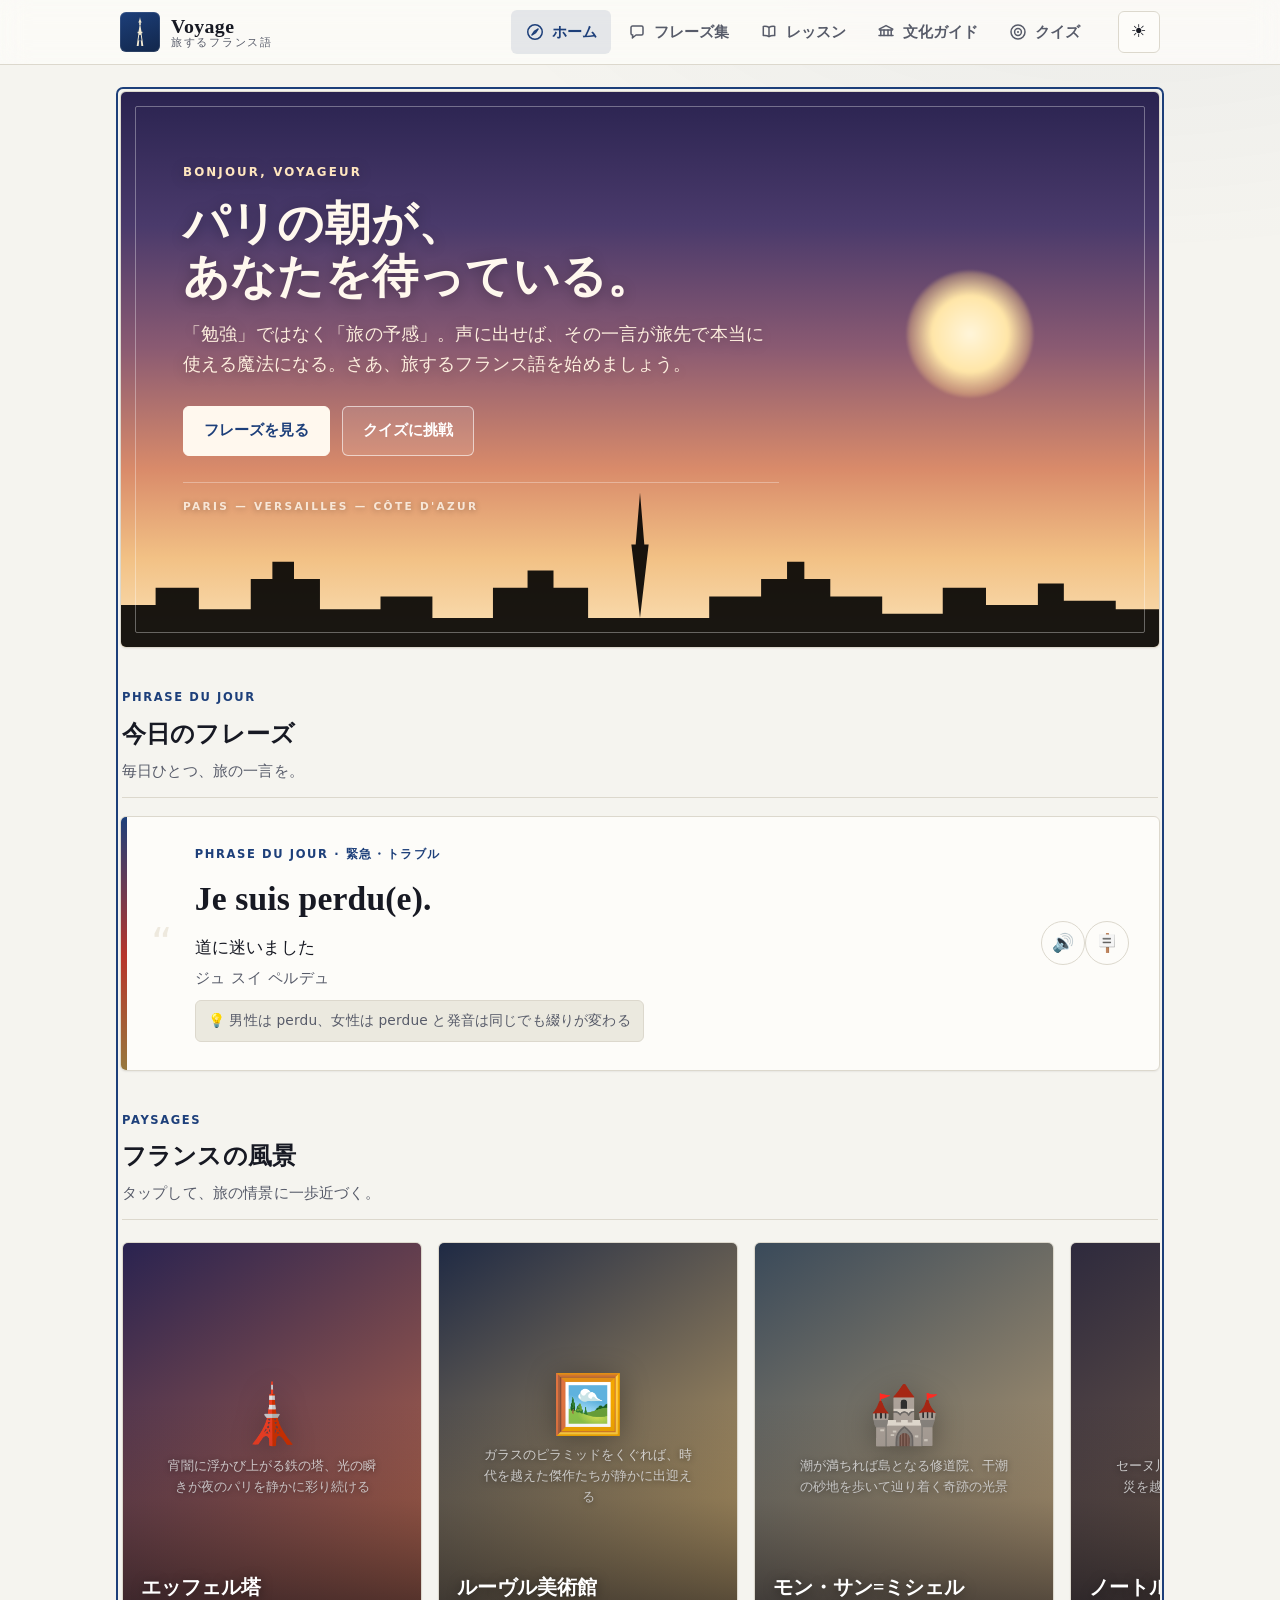
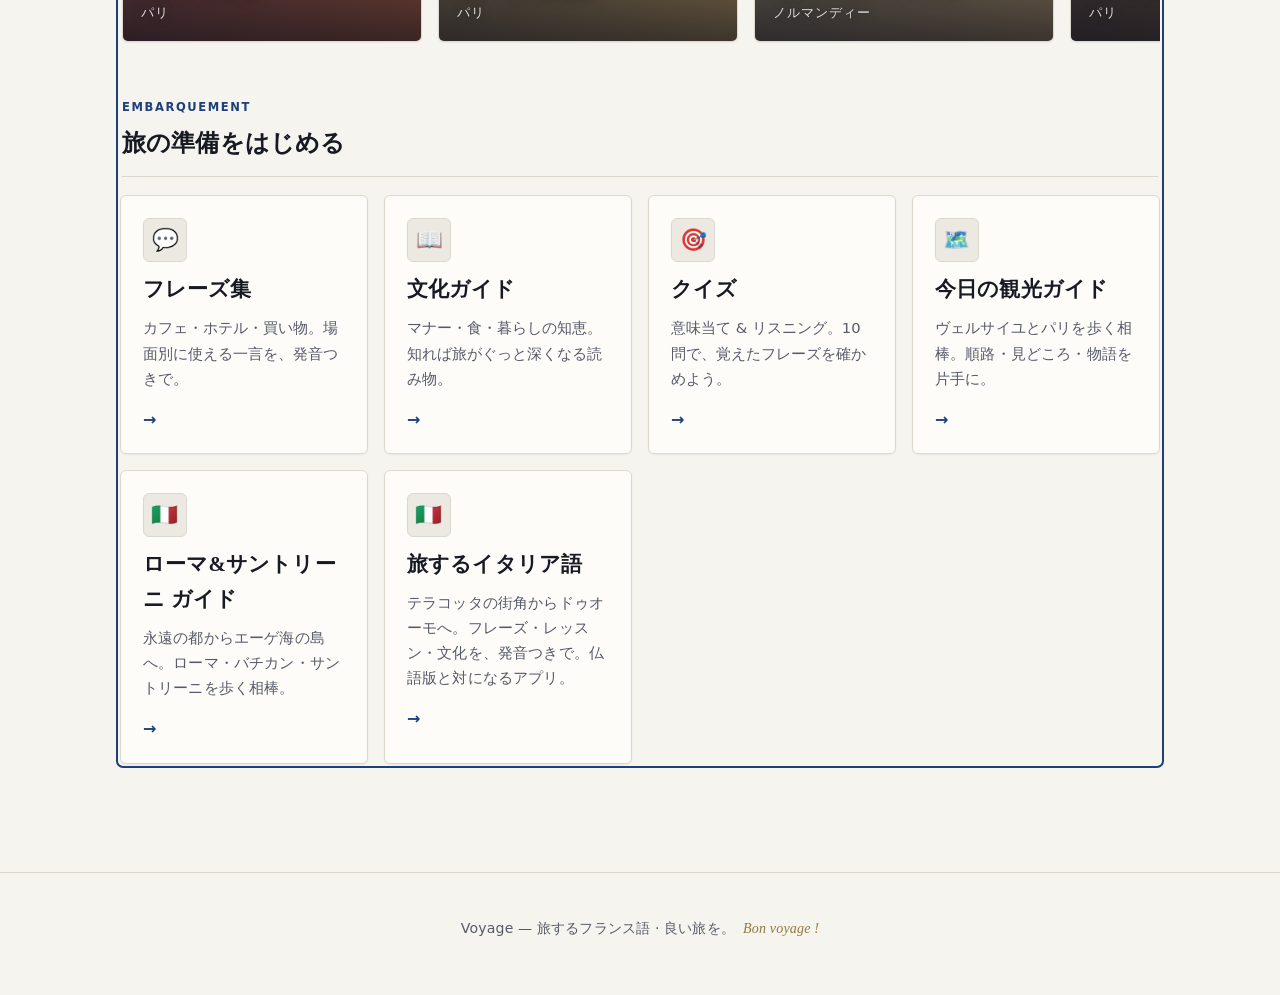
<file: index.html>
<!DOCTYPE html>
<html lang="ja" data-theme="light">
<head>
  <meta charset="UTF-8">
  <meta name="viewport" content="width=device-width, initial-scale=1.0">
  <meta name="description" content="Voyage — 旅するフランス語。フランス旅行を最高に楽しむためのフレーズ & 文化アプリ。">
  <meta name="color-scheme" content="light dark">
  <title>Voyage — 旅するフランス語</title>
  <link rel="icon" href="data:image/svg+xml,%3Csvg xmlns='http://www.w3.org/2000/svg' viewBox='0 0 100 100'%3E%3Ctext y='.9em' font-size='90'%3E🗼%3C/text%3E%3C/svg%3E">
  <link rel="stylesheet" href="css/style.css">
  <link rel="stylesheet" href="css/learn.css">
  <!-- テーマのちらつき防止: 描画前に保存済みテーマを適用 -->
  <script>
    (function () {
      try {
        var t = localStorage.getItem('voyage.theme');
        if (!t) {
          t = window.matchMedia && window.matchMedia('(prefers-color-scheme: dark)').matches ? 'dark' : 'light';
        }
        document.documentElement.setAttribute('data-theme', t);
      } catch (e) {}
    })();
  </script>
</head>
<body>
  <a class="skip-link" href="#main">本文へスキップ</a>

  <!-- ヘッダー -->
  <header class="app-header">
    <div class="app-header__inner">
      <a class="brand" href="#" data-nav="home" aria-label="Voyage ホーム">
        <span class="brand__mark" aria-hidden="true">
          <!-- エッフェル塔のインラインSVGシルエット -->
          <svg viewBox="0 0 24 40" width="18" height="30" fill="currentColor" role="img">
            <path d="M12 0c.5 3.4 1.3 5.6 2.4 7.2h-1.5l.4 3.1h-.9l1.6 9.4h1.2v2H14l2.4 16.9h-2.6l-.7-6.6c-.1-.7-.5-1-.9-1h-.4c-.4 0-.8.3-.9 1l-.7 6.6H7.6L10 21.7H8.8v-2H10l1.6-9.4h-.9l.4-3.1H9.6C10.7 5.6 11.5 3.4 12 0zm-1.1 24.3l-1 7.1h4.2l-1-7.1c-.1-.5-.4-.8-.8-.8h-.6c-.4 0-.7.3-.8.8z"/>
          </svg>
        </span>
        <span class="brand__text">
          <span class="brand__name">Voyage</span>
          <span class="brand__sub">旅するフランス語</span>
        </span>
      </a>

      <nav class="tabs" role="tablist" aria-label="メインナビゲーション">
        <button class="tabs__btn is-active" role="tab" data-nav="home" aria-selected="true"><span class="tabs__icon" aria-hidden="true"><svg viewBox="0 0 20 20" width="20" height="20" fill="none" stroke="currentColor" stroke-width="1.5" stroke-linecap="round" stroke-linejoin="round"><circle cx="10" cy="10" r="7.25"/><path d="M13 7 10.6 10.6 7 13 9.4 9.4 13 7Z"/></svg></span><span class="tabs__label">ホーム</span></button>
        <button class="tabs__btn" role="tab" data-nav="phrases" aria-selected="false"><span class="tabs__icon" aria-hidden="true"><svg viewBox="0 0 20 20" width="20" height="20" fill="none" stroke="currentColor" stroke-width="1.5" stroke-linecap="round" stroke-linejoin="round"><path d="M5.5 4h9A1.5 1.5 0 0 1 16 5.5v6A1.5 1.5 0 0 1 14.5 13H9l-3.6 3 .35-3H5.5A1.5 1.5 0 0 1 4 11.5v-6A1.5 1.5 0 0 1 5.5 4Z"/></svg></span><span class="tabs__label">フレーズ集</span></button>
        <button class="tabs__btn" role="tab" data-nav="learn" aria-selected="false"><span class="tabs__icon" aria-hidden="true"><svg viewBox="0 0 20 20" width="20" height="20" fill="none" stroke="currentColor" stroke-width="1.5" stroke-linecap="round" stroke-linejoin="round"><path d="M10 5.4C8.4 4.4 6.4 4.1 4.3 4.4v9.2c2.1-.3 4.1 0 5.7 1 1.6-1 3.6-1.3 5.7-1V4.4c-2.1-.3-4.1 0-5.7 1Z"/><path d="M10 5.4v9.2"/></svg></span><span class="tabs__label">レッスン</span></button>
        <button class="tabs__btn" role="tab" data-nav="culture" aria-selected="false"><span class="tabs__icon" aria-hidden="true"><svg viewBox="0 0 20 20" width="20" height="20" fill="none" stroke="currentColor" stroke-width="1.5" stroke-linecap="round" stroke-linejoin="round"><path d="M3.2 7.2 10 3.6l6.8 3.6"/><path d="M4.8 8v5.4M8 8v5.4M12 8v5.4M15.2 8v5.4"/><path d="M3.6 8h12.8M3 13.6h14"/></svg></span><span class="tabs__label">文化ガイド</span></button>
        <button class="tabs__btn" role="tab" data-nav="quiz" aria-selected="false"><span class="tabs__icon" aria-hidden="true"><svg viewBox="0 0 20 20" width="20" height="20" fill="none" stroke="currentColor" stroke-width="1.5" stroke-linecap="round" stroke-linejoin="round"><circle cx="10" cy="10" r="7"/><circle cx="10" cy="10" r="3.4"/><circle cx="10" cy="10" r="1" fill="currentColor" stroke="none"/></svg></span><span class="tabs__label">クイズ</span></button>
      </nav>

      <button class="theme-toggle" id="themeToggle" type="button" aria-label="テーマ切替" title="ライト / ダーク切替">
        <span class="theme-toggle__icon theme-toggle__icon--sun" aria-hidden="true">☀️</span>
        <span class="theme-toggle__icon theme-toggle__icon--moon" aria-hidden="true">🌙</span>
      </button>
    </div>
  </header>

  <!-- メイン -->
  <main id="main" class="app-main">

    <!-- ホーム -->
    <section id="view-home" class="view is-active" role="tabpanel" aria-label="ホーム" tabindex="-1">
      <div class="hero">
        <div class="hero__sky" aria-hidden="true">
          <span class="hero__sun"></span>
          <svg class="hero__skyline" viewBox="0 0 1200 220" preserveAspectRatio="xMidYMax meet" role="img" aria-label="パリの街並みのシルエット">
            <path d="M0 220 L0 170 L40 170 L40 150 L90 150 L90 175 L150 175 L150 140 L175 140 L175 120 L200 120 L200 140 L230 140 L230 175 L300 175 L300 160 L360 160 L360 185 L430 185 L430 150 L470 150 L470 130 L500 130 L500 150 L540 150 L540 185 L600 185 L590 100 L595 100 L600 40 L605 100 L610 100 L600 185 L680 185 L680 160 L740 160 L740 140 L770 140 L770 120 L790 120 L790 140 L820 140 L820 160 L880 160 L880 180 L950 180 L950 150 L1000 150 L1000 170 L1060 170 L1060 145 L1090 145 L1090 165 L1150 165 L1150 175 L1200 175 L1200 220 Z"/>
          </svg>
        </div>
        <div class="hero__content">
          <p class="hero__eyebrow">Bonjour, voyageur</p>
          <h1 class="hero__title"><span>パリの朝が、</span><br><span>あなたを待っている。</span></h1>
          <p class="hero__lead">「勉強」ではなく「旅の予感」。声に出せば、その一言が旅先で本当に使える魔法になる。さあ、旅するフランス語を始めましょう。</p>
          <div class="hero__actions">
            <button class="btn btn-primary" data-nav="phrases" type="button">フレーズを見る</button>
            <button class="btn" data-nav="quiz" type="button">クイズに挑戦</button>
          </div>
          <p class="hero__route" aria-hidden="true">Paris — Versailles — Côte d'Azur</p>
        </div>
      </div>

      <!-- 今日のフレーズ -->
      <div class="section">
        <div class="section__head">
          <p class="kicker">Phrase du jour</p>
          <h2 class="section__title">今日のフレーズ</h2>
          <p class="section__desc">毎日ひとつ、旅の一言を。</p>
        </div>
        <div id="dailyPhrase" class="daily"></div>
      </div>

      <!-- フランスの風景(写真ギャラリー) -->
      <div class="section gallery-section" id="gallerySection" hidden>
        <div class="section__head">
          <p class="kicker">Paysages</p>
          <h2 class="section__title">フランスの風景</h2>
          <p class="section__desc">タップして、旅の情景に一歩近づく。</p>
        </div>
        <div id="photoGallery" class="gallery" role="list" aria-label="フランスの風景写真"></div>
      </div>

      <!-- 導線カード -->
      <div class="section">
        <div class="section__head">
          <p class="kicker">Embarquement</p>
          <h2 class="section__title">旅の準備をはじめる</h2>
        </div>
        <div class="nav-cards">
          <button class="nav-card" data-nav="phrases" type="button">
            <span class="nav-card__icon" aria-hidden="true">💬</span>
            <span class="nav-card__title">フレーズ集</span>
            <span class="nav-card__desc">カフェ・ホテル・買い物。場面別に使える一言を、発音つきで。</span>
            <span class="nav-card__go" aria-hidden="true">→</span>
          </button>
          <button class="nav-card" data-nav="culture" type="button">
            <span class="nav-card__icon" aria-hidden="true">📖</span>
            <span class="nav-card__title">文化ガイド</span>
            <span class="nav-card__desc">マナー・食・暮らしの知恵。知れば旅がぐっと深くなる読み物。</span>
            <span class="nav-card__go" aria-hidden="true">→</span>
          </button>
          <button class="nav-card" data-nav="quiz" type="button">
            <span class="nav-card__icon" aria-hidden="true">🎯</span>
            <span class="nav-card__title">クイズ</span>
            <span class="nav-card__desc">意味当て & リスニング。10問で、覚えたフレーズを確かめよう。</span>
            <span class="nav-card__go" aria-hidden="true">→</span>
          </button>
          <a class="nav-card" href="guide.html">
            <span class="nav-card__icon" aria-hidden="true">🗺️</span>
            <span class="nav-card__title">今日の観光ガイド</span>
            <span class="nav-card__desc">ヴェルサイユとパリを歩く相棒。順路・見どころ・物語を片手に。</span>
            <span class="nav-card__go" aria-hidden="true">→</span>
          </a>
          <a class="nav-card" href="guide-it.html">
            <span class="nav-card__icon" aria-hidden="true">🇮🇹</span>
            <span class="nav-card__title">ローマ&amp;サントリーニ ガイド</span>
            <span class="nav-card__desc">永遠の都からエーゲ海の島へ。ローマ・バチカン・サントリーニを歩く相棒。</span>
            <span class="nav-card__go" aria-hidden="true">→</span>
          </a>
          <a class="nav-card" href="app-it.html">
            <span class="nav-card__icon" aria-hidden="true">🇮🇹</span>
            <span class="nav-card__title">旅するイタリア語</span>
            <span class="nav-card__desc">テラコッタの街角からドゥオーモへ。フレーズ・レッスン・文化を、発音つきで。仏語版と対になるアプリ。</span>
            <span class="nav-card__go" aria-hidden="true">→</span>
          </a>
        </div>
      </div>
    </section>

    <!-- フレーズ集 -->
    <section id="view-phrases" class="view" role="tabpanel" aria-label="フレーズ集" tabindex="-1" hidden>
      <div class="view__head">
        <p class="kicker">Répertoire</p>
        <h1 class="view__title">フレーズ集</h1>
        <p class="view__lead">場面を選んで、旅先で使える一言を。☆でお気に入りに保存できます。</p>
      </div>
      <div id="phraseChips" class="chips" role="toolbar" aria-label="カテゴリで絞り込み"></div>
      <div id="phraseList" class="phrase-grid" aria-live="polite"></div>
    </section>

    <!-- レッスン -->
    <section id="view-learn" class="view" role="tabpanel" aria-label="レッスン" tabindex="-1" hidden>
      <div class="view__head">
        <p class="kicker">Leçon du jour</p>
        <h1 class="view__title">レッスン</h1>
        <p class="view__lead">毎日5分。忘れかけた頃に思い出すから、身につく。</p>
      </div>
      <div id="learnRoot" class="learn-mount"></div>
    </section>

    <!-- 文化ガイド -->
    <section id="view-culture" class="view" role="tabpanel" aria-label="文化ガイド" tabindex="-1" hidden>
      <div class="view__head">
        <p class="kicker">Art de vivre</p>
        <h1 class="view__title">文化ガイド</h1>
        <p class="view__lead">知っておくと旅が変わる、フランスの作法と暮らしの知恵。</p>
      </div>
      <div id="cultureChips" class="chips" role="toolbar" aria-label="カテゴリで絞り込み"></div>
      <div id="cultureList" class="culture-grid" aria-live="polite"></div>
    </section>

    <!-- クイズ -->
    <section id="view-quiz" class="view" role="tabpanel" aria-label="クイズ" tabindex="-1" hidden>
      <div class="view__head">
        <p class="kicker">Révision</p>
        <h1 class="view__title">クイズ</h1>
        <p class="view__lead">全10問。意味当てとリスニングで、フレーズの記憶を確かめよう。</p>
      </div>
      <div id="quizRoot" class="quiz-mount"></div>
    </section>

  </main>

  <!-- モーダル(文化ガイド全文) -->
  <div id="modal" class="modal" role="dialog" aria-modal="true" aria-labelledby="modalTitle" hidden>
    <div class="modal__backdrop" data-close></div>
    <div class="modal__panel" role="document">
      <button class="modal__close" type="button" aria-label="閉じる" data-close>✕</button>
      <div id="modalBody" class="modal__body"></div>
    </div>
  </div>

  <!-- ライトボックス(写真拡大) -->
  <div id="lightbox" class="lightbox" role="dialog" aria-modal="true" aria-labelledby="lightboxTitle" hidden>
    <div class="lightbox__backdrop" data-lb-close></div>
    <figure class="lightbox__panel" role="document">
      <button class="lightbox__close" type="button" aria-label="閉じる" data-lb-close>✕</button>
      <div id="lightboxStage" class="lightbox__stage"></div>
      <figcaption id="lightboxCaption" class="lightbox__caption"></figcaption>
    </figure>
  </div>

  <footer class="app-footer">
    <p>Voyage — 旅するフランス語 · 良い旅を。<span class="app-footer__fr">Bon voyage !</span></p>
  </footer>

  <!-- データ → クイズ → アプリ本体 の順で読み込む(DESIGN.md 準拠) -->
  <script src="data/phrases.js"></script>
  <script src="data/culture.js"></script>
  <script src="data/photos.js"></script>
  <script src="data/grammar-fr.js"></script>
  <script src="data/vocab-fr.js"></script>
  <script src="js/quiz.js"></script>
  <script src="js/learn.js"></script>
  <script src="js/app.js"></script>
</body>
</html>
</file>
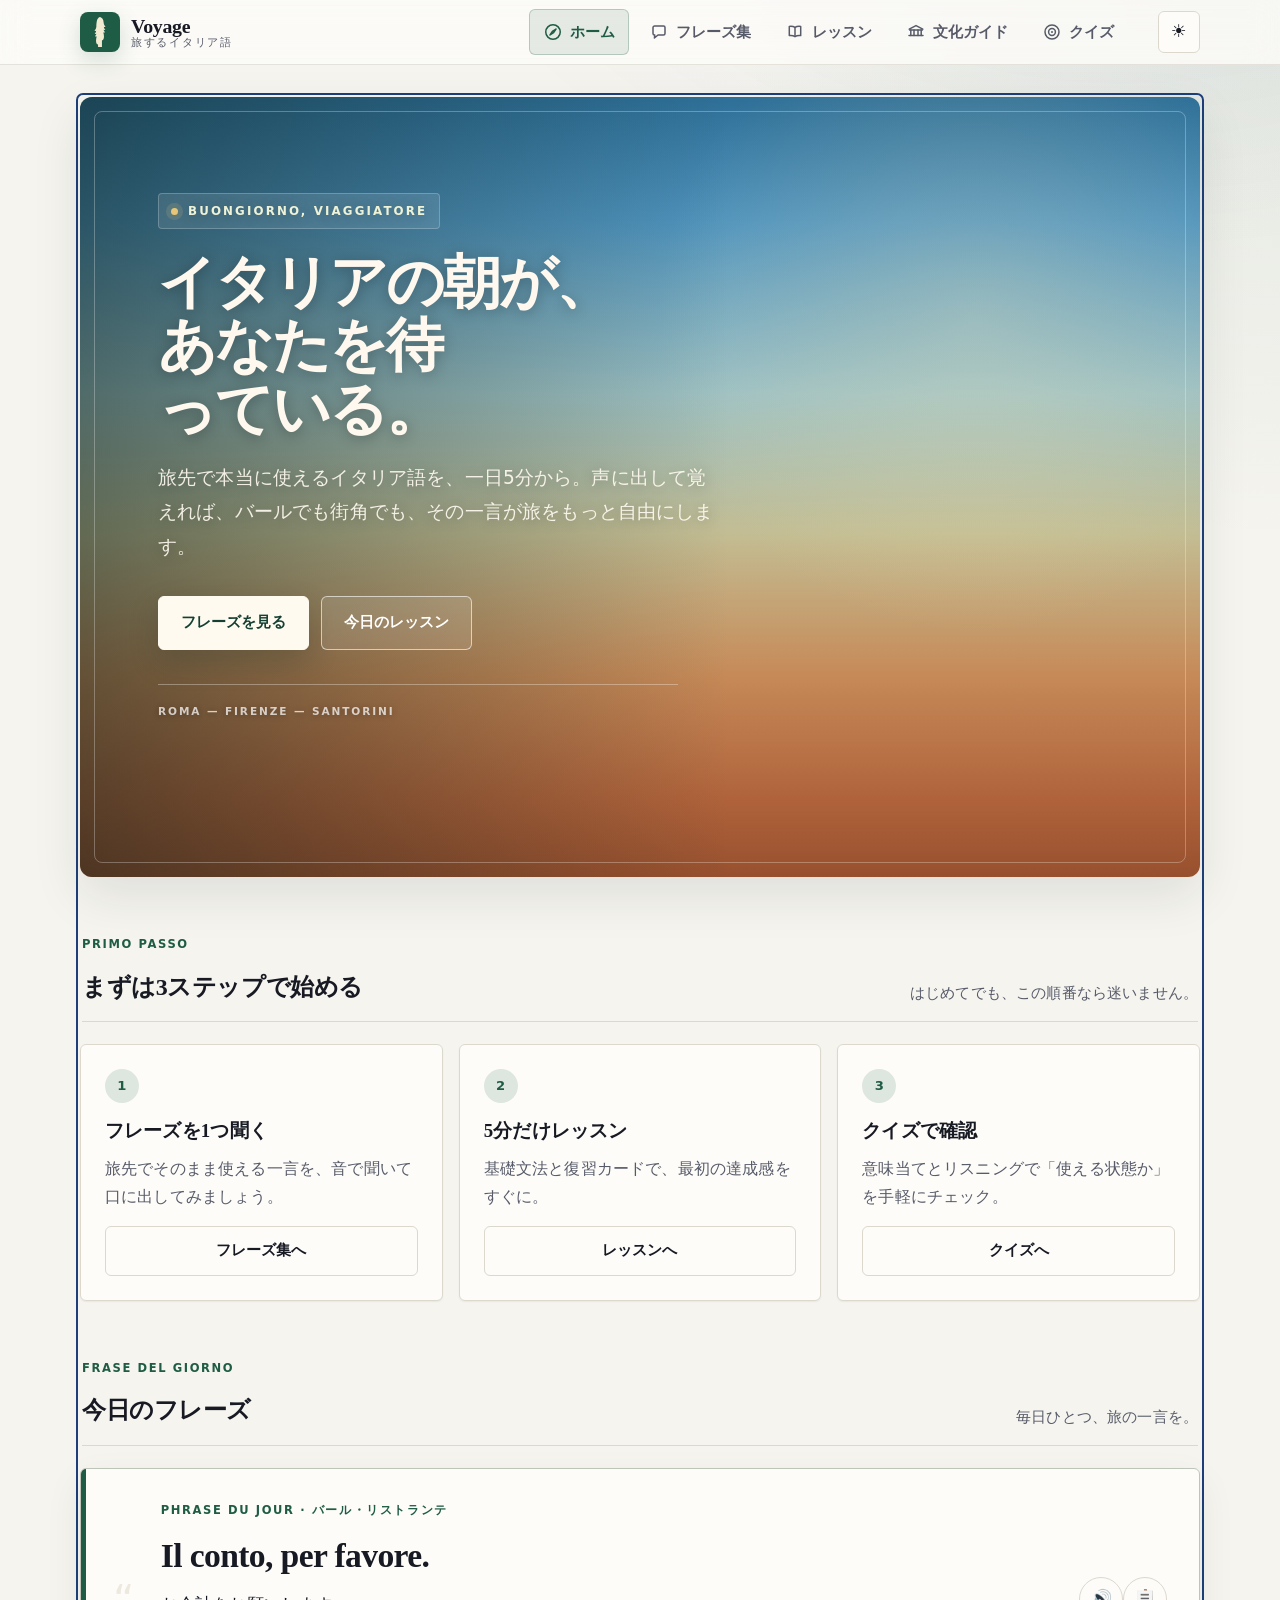
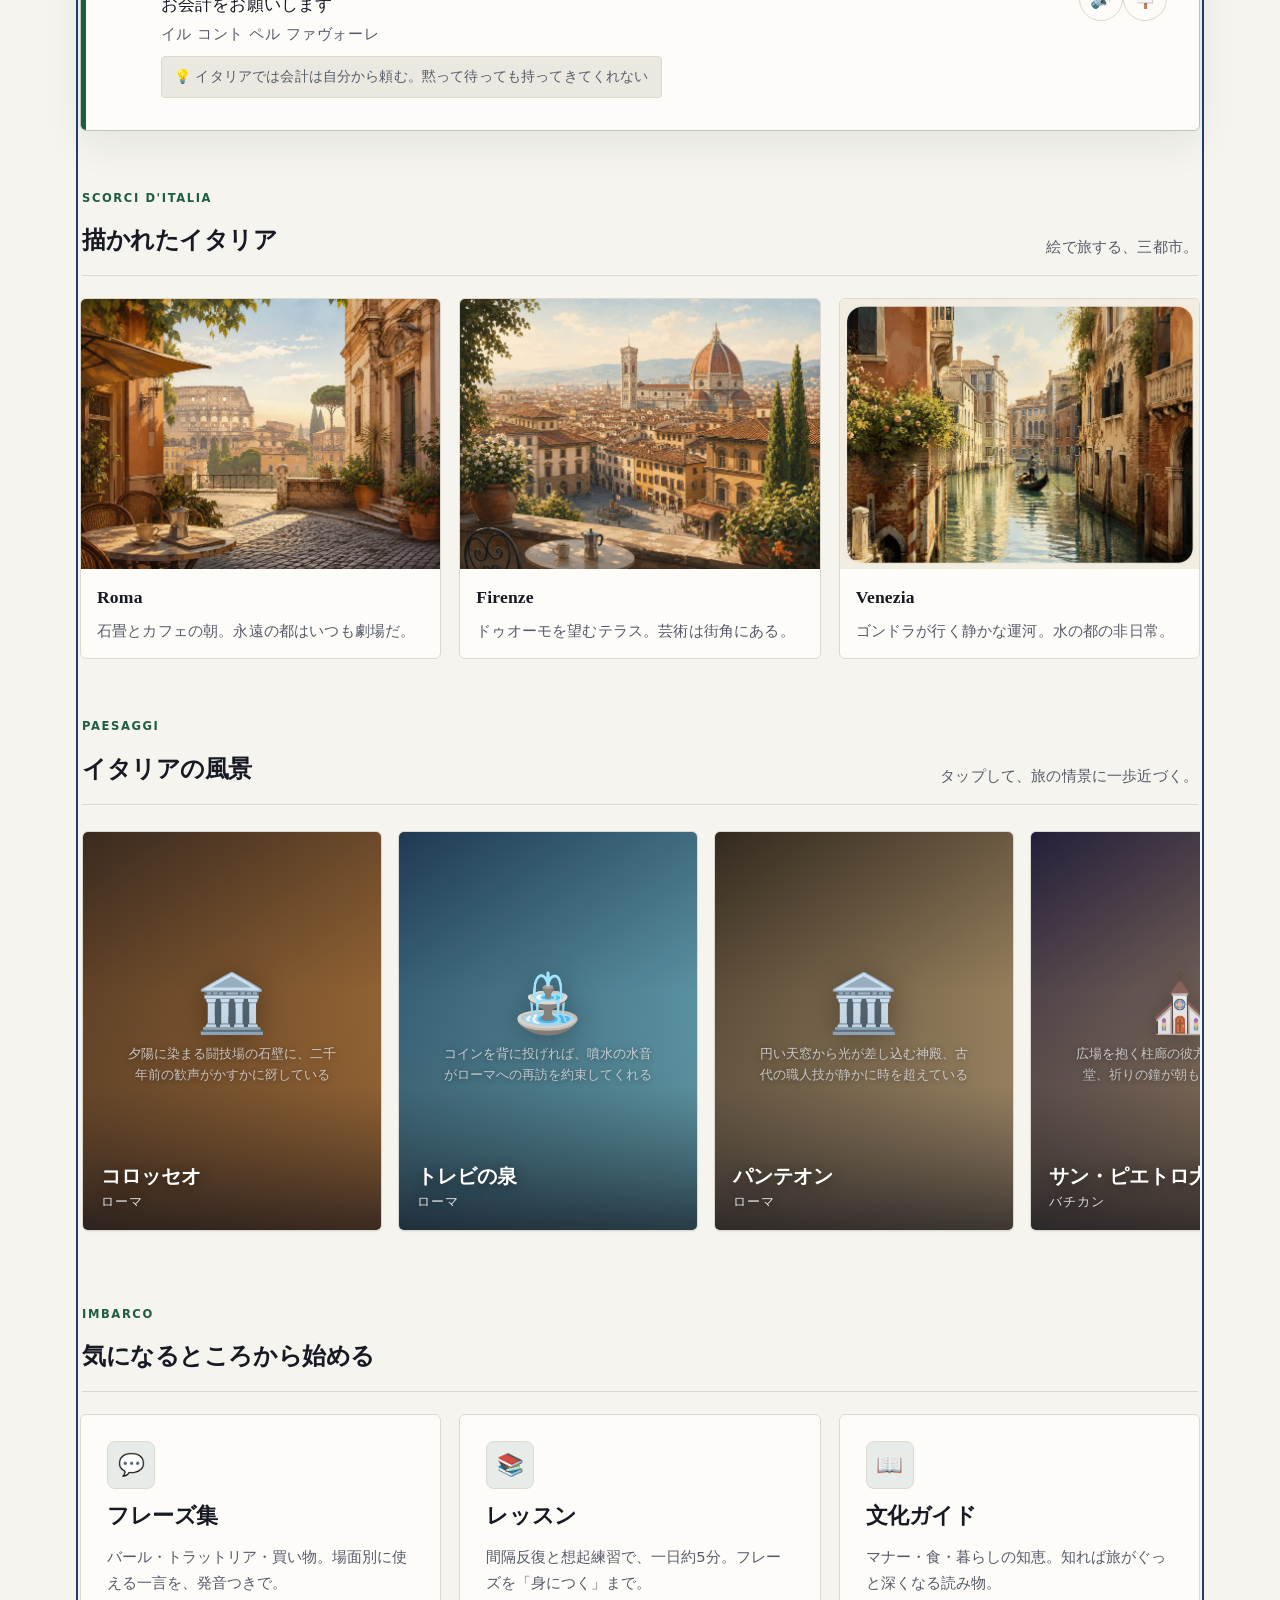
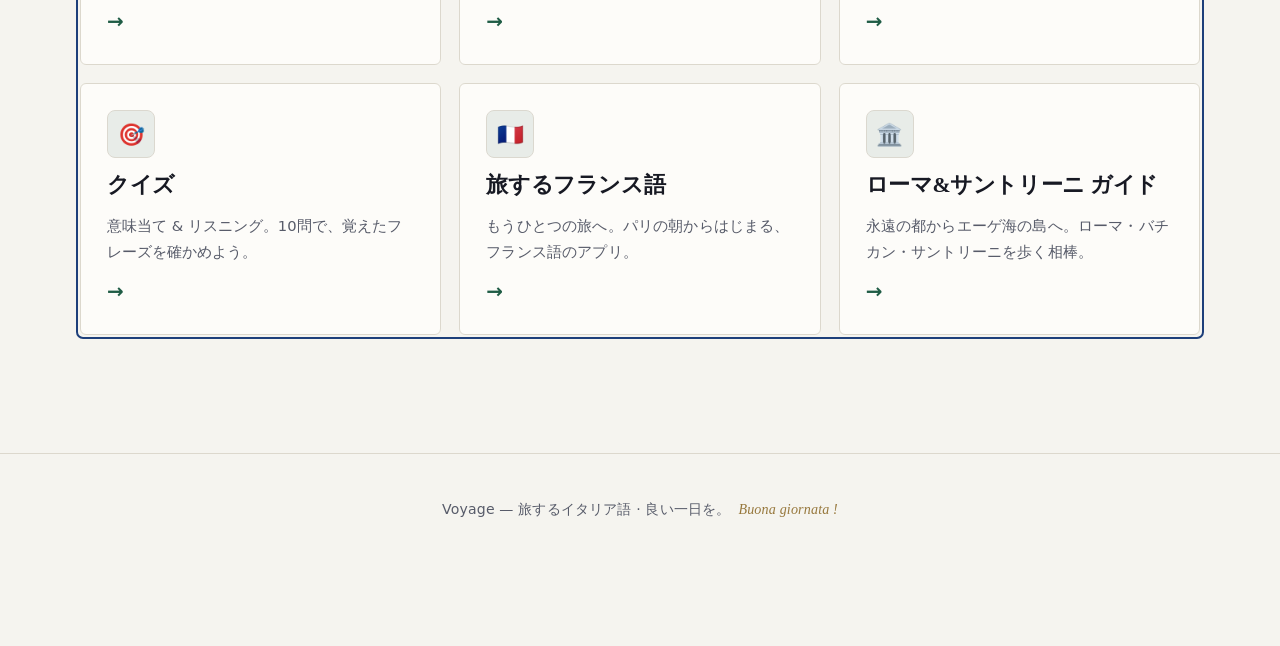
<file: app-it.html>
<!DOCTYPE html>
<html lang="ja" data-theme="light">
<head>
  <meta charset="UTF-8">
  <meta name="viewport" content="width=device-width, initial-scale=1.0">
  <meta name="description" content="Voyage — 旅するイタリア語。イタリア旅行を最高に楽しむためのフレーズ & 文化アプリ。">
  <meta name="color-scheme" content="light dark">
  <title>Voyage — 旅するイタリア語</title>
  <link rel="icon" href="data:image/svg+xml,%3Csvg xmlns='http://www.w3.org/2000/svg' viewBox='0 0 100 100'%3E%3Ctext y='.9em' font-size='90'%3E🇮🇹%3C/text%3E%3C/svg%3E">
  <link rel="stylesheet" href="css/style.css">
  <link rel="stylesheet" href="css/learn.css">
  <link rel="stylesheet" href="css/style-it-refresh.css">
  <!-- テーマのちらつき防止: 描画前に保存済みテーマを適用(index.html と同一) -->
  <script>
    (function () {
      try {
        var t = localStorage.getItem('voyage.theme');
        if (!t) {
          t = window.matchMedia && window.matchMedia('(prefers-color-scheme: dark)').matches ? 'dark' : 'light';
        }
        document.documentElement.setAttribute('data-theme', t);
      } catch (e) {}
    })();
  </script>
  <!-- イタリアの朝のヒーロー配色: 空色 → オリーブ → テラコッタ。
       style.css は編集せず、このページ内でヒーローの空とスカイラインだけ上書きする。
       スカイラインは糸杉(イタリアの緑)で、国旗の緑をさりげない差し色に。 -->
  <style>
    .hero {
      background:
        linear-gradient(180deg,
          #2e6f97 0%,
          #4f93bd 16%,
          #9dc0c2 38%,
          #c3bd93 56%,
          #c68a58 74%,
          #b0633b 90%,
          #97502e 100%);
    }
    [data-theme="dark"] .hero {
      background:
        linear-gradient(180deg,
          #06121c 0%,
          #0e2739 24%,
          #223f3a 46%,
          #4d3d2e 66%,
          #7c4a2c 88%,
          #8f5730 100%);
    }
    /* 糸杉の緑をスカイラインに。国旗の緑をさりげなく忍ばせる */
    .hero__skyline { color: #253a26; opacity: .92; }
    [data-theme="dark"] .hero__skyline { color: #05070a; }
    .hero__eyebrow { color: #eef2d6; }
  </style>
</head>
<body>
  <a class="skip-link" href="#main">本文へスキップ</a>

  <!-- ヘッダー -->
  <header class="app-header">
    <div class="app-header__inner">
      <a class="brand" href="#" data-nav="home" aria-label="Voyage ホーム">
        <span class="brand__mark" aria-hidden="true">
          <!-- 糸杉(イタリア)のインラインSVGシルエット -->
          <svg viewBox="0 0 24 40" width="18" height="30" fill="currentColor" role="img">
            <path d="M9.4 40v-3.4c-1.7-.5-2.7-2-2.7-5.1 0-2.3.4-4.1.9-5.6-1 .3-1.8.2-2.3-.6 1-.4 1.5-1.4 1.8-2.9-.9.4-1.7.2-2.2-.7 1.1-.4 1.7-1.6 2-3.4-.9.5-1.7.3-2.2-.6 1.4-.6 2.1-2.3 2.4-4.8C7.3 3.4 9.2.7 12 0c2.8.7 4.7 3.4 4.9 7.5.3 2.5 1 4.2 2.4 4.8-.5.9-1.3 1.1-2.2.6.3 1.8.9 3 2 3.4-.5.9-1.3 1.1-2.2.7.3 1.5.8 2.5 1.8 2.9-.5.8-1.3.9-2.3.6.5 1.5.9 3.3.9 5.6 0 3.1-1 4.6-2.7 5.1V40z"/>
          </svg>
        </span>
        <span class="brand__text">
          <span class="brand__name">Voyage</span>
          <span class="brand__sub">旅するイタリア語</span>
        </span>
      </a>

      <nav class="tabs" role="tablist" aria-label="メインナビゲーション">
        <button class="tabs__btn is-active" role="tab" data-nav="home" aria-selected="true"><span class="tabs__icon" aria-hidden="true"><svg viewBox="0 0 20 20" width="20" height="20" fill="none" stroke="currentColor" stroke-width="1.5" stroke-linecap="round" stroke-linejoin="round"><circle cx="10" cy="10" r="7.25"/><path d="M13 7 10.6 10.6 7 13 9.4 9.4 13 7Z"/></svg></span><span class="tabs__label">ホーム</span></button>
        <button class="tabs__btn" role="tab" data-nav="phrases" aria-selected="false"><span class="tabs__icon" aria-hidden="true"><svg viewBox="0 0 20 20" width="20" height="20" fill="none" stroke="currentColor" stroke-width="1.5" stroke-linecap="round" stroke-linejoin="round"><path d="M5.5 4h9A1.5 1.5 0 0 1 16 5.5v6A1.5 1.5 0 0 1 14.5 13H9l-3.6 3 .35-3H5.5A1.5 1.5 0 0 1 4 11.5v-6A1.5 1.5 0 0 1 5.5 4Z"/></svg></span><span class="tabs__label">フレーズ集</span></button>
        <button class="tabs__btn" role="tab" data-nav="learn" aria-selected="false"><span class="tabs__icon" aria-hidden="true"><svg viewBox="0 0 20 20" width="20" height="20" fill="none" stroke="currentColor" stroke-width="1.5" stroke-linecap="round" stroke-linejoin="round"><path d="M10 5.4C8.4 4.4 6.4 4.1 4.3 4.4v9.2c2.1-.3 4.1 0 5.7 1 1.6-1 3.6-1.3 5.7-1V4.4c-2.1-.3-4.1 0-5.7 1Z"/><path d="M10 5.4v9.2"/></svg></span><span class="tabs__label">レッスン</span></button>
        <button class="tabs__btn" role="tab" data-nav="culture" aria-selected="false"><span class="tabs__icon" aria-hidden="true"><svg viewBox="0 0 20 20" width="20" height="20" fill="none" stroke="currentColor" stroke-width="1.5" stroke-linecap="round" stroke-linejoin="round"><path d="M3.2 7.2 10 3.6l6.8 3.6"/><path d="M4.8 8v5.4M8 8v5.4M12 8v5.4M15.2 8v5.4"/><path d="M3.6 8h12.8M3 13.6h14"/></svg></span><span class="tabs__label">文化ガイド</span></button>
        <button class="tabs__btn" role="tab" data-nav="quiz" aria-selected="false"><span class="tabs__icon" aria-hidden="true"><svg viewBox="0 0 20 20" width="20" height="20" fill="none" stroke="currentColor" stroke-width="1.5" stroke-linecap="round" stroke-linejoin="round"><circle cx="10" cy="10" r="7"/><circle cx="10" cy="10" r="3.4"/><circle cx="10" cy="10" r="1" fill="currentColor" stroke="none"/></svg></span><span class="tabs__label">クイズ</span></button>
      </nav>

      <button class="theme-toggle" id="themeToggle" type="button" aria-label="テーマ切替" title="ライト / ダーク切替">
        <span class="theme-toggle__icon theme-toggle__icon--sun" aria-hidden="true">☀️</span>
        <span class="theme-toggle__icon theme-toggle__icon--moon" aria-hidden="true">🌙</span>
      </button>
    </div>
  </header>

  <!-- メイン -->
  <main id="main" class="app-main">

    <!-- ホーム -->
    <section id="view-home" class="view is-active" role="tabpanel" aria-label="ホーム" tabindex="-1">
      <div class="hero">
        <div class="hero__sky" aria-hidden="true">
          <span class="hero__sun"></span>
          <svg class="hero__skyline" viewBox="0 0 1200 220" preserveAspectRatio="xMidYMax meet" role="img" aria-label="イタリアの街並みのシルエット">
            <g fill="currentColor">
              <!-- 丘陵の地平線(トスカーナの起伏) -->
              <path d="M0 220 L0 192 Q 120 178 260 186 Q 430 196 600 186 Q 780 176 960 187 Q 1090 194 1200 184 L1200 220 Z"/>
              <!-- 糸杉の並木(左) -->
              <path d="M70 194 C 63 150 66 116 70 96 C 74 116 77 150 70 194 Z"/>
              <path d="M104 198 C 96 138 99 96 104 72 C 109 96 112 138 104 198 Z"/>
              <path d="M138 195 C 131 148 134 116 138 98 C 142 116 145 148 138 195 Z"/>
              <path d="M170 193 C 164 154 166 126 170 108 C 174 126 176 154 170 193 Z"/>
              <!-- ジョットの鐘楼 -->
              <path d="M244 192 L244 104 L266 104 L266 192 Z"/>
              <path d="M244 104 L255 92 L266 104 Z"/>
              <!-- フィレンツェのドゥオーモ(クーポラ + ランタン) -->
              <path d="M304 192 L304 150 L396 150 L396 192 Z"/>
              <path d="M320 150 L320 122 L380 122 L380 150 Z"/>
              <path d="M320 122 Q 324 80 350 64 Q 376 80 380 122 Z"/>
              <path d="M343 64 L343 50 L357 50 L357 64 Z"/>
              <path d="M346 50 L350 40 L354 50 Z"/>
              <!-- 街の屋根(フィラー) -->
              <path d="M412 192 L412 166 L440 166 L440 192 Z"/>
              <path d="M408 166 L426 152 L444 166 Z"/>
              <path d="M446 192 L446 172 L470 172 L470 192 Z"/>
              <path d="M443 172 L458 160 L473 172 Z"/>
              <!-- コロッセオ(アーチのアーケード / 崩れた外壁) -->
              <path fill-rule="evenodd" d="M560 192 L560 122 Q 562 106 578 102 Q 690 88 780 96 L784 80 Q 812 82 824 100 Q 832 106 832 122 L832 192 Z
                M575 192 L575 152 Q 575 140 584 140 Q 593 140 593 152 L593 192 Z
                M603 192 L603 152 Q 603 140 612 140 Q 621 140 621 152 L621 192 Z
                M631 192 L631 152 Q 631 140 640 140 Q 649 140 649 152 L649 192 Z
                M659 192 L659 152 Q 659 140 668 140 Q 677 140 677 152 L677 192 Z
                M687 192 L687 152 Q 687 140 696 140 Q 705 140 705 152 L705 192 Z
                M715 192 L715 152 Q 715 140 724 140 Q 733 140 733 152 L733 192 Z
                M743 192 L743 152 Q 743 140 752 140 Q 761 140 761 152 L761 192 Z
                M771 192 L771 152 Q 771 140 780 140 Q 789 140 789 152 L789 192 Z
                M799 192 L799 152 Q 799 140 808 140 Q 817 140 817 152 L817 192 Z
                M576 132 L576 120 Q 576 111 584 111 Q 592 111 592 120 L592 132 Z
                M604 132 L604 120 Q 604 111 612 111 Q 620 111 620 120 L620 132 Z
                M632 132 L632 120 Q 632 111 640 111 Q 648 111 648 120 L648 132 Z
                M660 132 L660 120 Q 660 111 668 111 Q 676 111 676 120 L676 132 Z
                M688 132 L688 120 Q 688 111 696 111 Q 704 111 704 120 L704 132 Z
                M716 132 L716 120 Q 716 111 724 111 Q 732 111 732 120 L732 132 Z
                M744 132 L744 120 Q 744 111 752 111 Q 760 111 760 120 L760 132 Z"/>
              <!-- 傘松(ローマの石松) -->
              <path d="M876 192 L876 138 L882 138 L882 192 Z"/>
              <path d="M852 138 Q 879 112 906 138 Q 894 128 879 127 Q 864 128 852 138 Z"/>
              <!-- 家並み(フィラー) -->
              <path d="M918 192 L918 168 L946 168 L946 192 Z"/>
              <path d="M914 168 L932 154 L950 168 Z"/>
              <!-- ピサの斜塔(右に傾く) -->
              <path d="M994 192 L1010 90 L1030 88 L1014 192 Z"/>
              <path d="M1008 90 L1010 78 L1032 76 L1030 88 Z"/>
              <path d="M1010 78 L1021 72 L1032 76 Z"/>
              <!-- 糸杉と家(右) -->
              <path d="M1110 193 C 1104 150 1106 120 1110 102 C 1114 120 1116 150 1110 193 Z"/>
              <path d="M1140 192 L1140 170 L1166 170 L1166 192 Z"/>
              <path d="M1137 170 L1153 158 L1169 170 Z"/>
            </g>
          </svg>
        </div>
        <div class="hero__content">
          <p class="hero__eyebrow">Buongiorno, viaggiatore</p>
          <h1 class="hero__title"><span>イタリアの朝が、</span><br><span>あなたを待っている。</span></h1>
          <p class="hero__lead">旅先で本当に使えるイタリア語を、一日5分から。声に出して覚えれば、バールでも街角でも、その一言が旅をもっと自由にします。</p>
          <div class="hero__actions">
            <button class="btn btn-primary" data-nav="phrases" type="button">フレーズを見る</button>
            <button class="btn" data-nav="learn" type="button">今日のレッスン</button>
          </div>
          <p class="hero__route" aria-hidden="true">Roma — Firenze — Santorini</p>
        </div>
      </div>

      <!-- はじめての3ステップ -->
      <div class="section">
        <div class="section__head">
          <p class="kicker">Primo passo</p>
          <h2 class="section__title">まずは3ステップで始める</h2>
          <p class="section__desc">はじめてでも、この順番なら迷いません。</p>
        </div>
        <div class="quick-start-grid">
          <div class="quick-start-card">
            <div class="quick-start-card__step">1</div>
            <h3 class="quick-start-card__title">フレーズを1つ聞く</h3>
            <p class="quick-start-card__desc">旅先でそのまま使える一言を、音で聞いて口に出してみましょう。</p>
            <button class="btn" data-nav="phrases" type="button">フレーズ集へ</button>
          </div>
          <div class="quick-start-card">
            <div class="quick-start-card__step">2</div>
            <h3 class="quick-start-card__title">5分だけレッスン</h3>
            <p class="quick-start-card__desc">基礎文法と復習カードで、最初の達成感をすぐに。</p>
            <button class="btn" data-nav="learn" type="button">レッスンへ</button>
          </div>
          <div class="quick-start-card">
            <div class="quick-start-card__step">3</div>
            <h3 class="quick-start-card__title">クイズで確認</h3>
            <p class="quick-start-card__desc">意味当てとリスニングで「使える状態か」を手軽にチェック。</p>
            <button class="btn" data-nav="quiz" type="button">クイズへ</button>
          </div>
        </div>
      </div>

      <!-- 今日のフレーズ -->
      <div class="section">
        <div class="section__head">
          <p class="kicker">Frase del giorno</p>
          <h2 class="section__title">今日のフレーズ</h2>
          <p class="section__desc">毎日ひとつ、旅の一言を。</p>
        </div>
        <div id="dailyPhrase" class="daily"></div>
      </div>

      <!-- 描かれたイタリア(同梱イラスト・オフラインでも表示) -->
      <div class="section">
        <div class="section__head">
          <p class="kicker">Scorci d'Italia</p>
          <h2 class="section__title">描かれたイタリア</h2>
          <p class="section__desc">絵で旅する、三都市。</p>
        </div>
        <div class="gallery-manual">
          <a class="gallery-manual__item" href="assets/italy/rome-gallery.jpg" target="_blank" rel="noopener">
            <img src="assets/italy/rome-gallery.jpg" alt="ローマの朝の街並みとカフェの風景" loading="lazy">
            <div class="gallery-manual__body">
              <h3 class="gallery-manual__title">Roma</h3>
              <p class="gallery-manual__desc">石畳とカフェの朝。永遠の都はいつも劇場だ。</p>
            </div>
          </a>
          <a class="gallery-manual__item" href="assets/italy/florence-gallery.jpg" target="_blank" rel="noopener">
            <img src="assets/italy/florence-gallery.jpg" alt="フィレンツェの街並みとドゥオーモの眺め" loading="lazy">
            <div class="gallery-manual__body">
              <h3 class="gallery-manual__title">Firenze</h3>
              <p class="gallery-manual__desc">ドゥオーモを望むテラス。芸術は街角にある。</p>
            </div>
          </a>
          <a class="gallery-manual__item" href="assets/italy/venice-gallery.jpg" target="_blank" rel="noopener">
            <img src="assets/italy/venice-gallery.jpg" alt="ヴェネツィアの静かな運河とゴンドラ" loading="lazy">
            <div class="gallery-manual__body">
              <h3 class="gallery-manual__title">Venezia</h3>
              <p class="gallery-manual__desc">ゴンドラが行く静かな運河。水の都の非日常。</p>
            </div>
          </a>
        </div>
      </div>

      <!-- イタリアの風景(写真ギャラリー) -->
      <div class="section gallery-section" id="gallerySection" hidden>
        <div class="section__head">
          <p class="kicker">Paesaggi</p>
          <h2 class="section__title">イタリアの風景</h2>
          <p class="section__desc">タップして、旅の情景に一歩近づく。</p>
        </div>
        <div id="photoGallery" class="gallery" role="list" aria-label="イタリアの風景写真"></div>
      </div>

      <!-- 導線カード -->
      <div class="section">
        <div class="section__head">
          <p class="kicker">Imbarco</p>
          <h2 class="section__title">気になるところから始める</h2>
        </div>
        <div class="nav-cards">
          <button class="nav-card" data-nav="phrases" type="button">
            <span class="nav-card__icon" aria-hidden="true">💬</span>
            <span class="nav-card__title">フレーズ集</span>
            <span class="nav-card__desc">バール・トラットリア・買い物。場面別に使える一言を、発音つきで。</span>
            <span class="nav-card__go" aria-hidden="true">→</span>
          </button>
          <button class="nav-card" data-nav="learn" type="button">
            <span class="nav-card__icon" aria-hidden="true">📚</span>
            <span class="nav-card__title">レッスン</span>
            <span class="nav-card__desc">間隔反復と想起練習で、一日約5分。フレーズを「身につく」まで。</span>
            <span class="nav-card__go" aria-hidden="true">→</span>
          </button>
          <button class="nav-card" data-nav="culture" type="button">
            <span class="nav-card__icon" aria-hidden="true">📖</span>
            <span class="nav-card__title">文化ガイド</span>
            <span class="nav-card__desc">マナー・食・暮らしの知恵。知れば旅がぐっと深くなる読み物。</span>
            <span class="nav-card__go" aria-hidden="true">→</span>
          </button>
          <button class="nav-card" data-nav="quiz" type="button">
            <span class="nav-card__icon" aria-hidden="true">🎯</span>
            <span class="nav-card__title">クイズ</span>
            <span class="nav-card__desc">意味当て & リスニング。10問で、覚えたフレーズを確かめよう。</span>
            <span class="nav-card__go" aria-hidden="true">→</span>
          </button>
          <a class="nav-card" href="index.html">
            <span class="nav-card__icon" aria-hidden="true">🇫🇷</span>
            <span class="nav-card__title">旅するフランス語</span>
            <span class="nav-card__desc">もうひとつの旅へ。パリの朝からはじまる、フランス語のアプリ。</span>
            <span class="nav-card__go" aria-hidden="true">→</span>
          </a>
          <a class="nav-card" href="guide-it.html">
            <span class="nav-card__icon" aria-hidden="true">🏛️</span>
            <span class="nav-card__title">ローマ&amp;サントリーニ ガイド</span>
            <span class="nav-card__desc">永遠の都からエーゲ海の島へ。ローマ・バチカン・サントリーニを歩く相棒。</span>
            <span class="nav-card__go" aria-hidden="true">→</span>
          </a>
        </div>
      </div>
    </section>

    <!-- フレーズ集 -->
    <section id="view-phrases" class="view" role="tabpanel" aria-label="フレーズ集" tabindex="-1" hidden>
      <div class="view__head">
        <p class="kicker">Repertorio</p>
        <h1 class="view__title">フレーズ集</h1>
        <p class="view__lead">場面を選んで、旅先で使える一言を。☆でお気に入りに保存できます。</p>
      </div>
      <div id="phraseChips" class="chips" role="toolbar" aria-label="カテゴリで絞り込み"></div>
      <div id="phraseList" class="phrase-grid" aria-live="polite"></div>
    </section>

    <!-- レッスン -->
    <section id="view-learn" class="view" role="tabpanel" aria-label="レッスン" tabindex="-1" hidden>
      <div class="view__head">
        <p class="kicker">Lezione del giorno</p>
        <h1 class="view__title">レッスン</h1>
        <p class="view__lead">今日のレッスンは約5分。間隔をあけて思い出し、声に出して、体にしみこませよう。</p>
      </div>
      <div id="learnRoot" class="learn-mount quiz-mount"></div>
    </section>

    <!-- 文化ガイド -->
    <section id="view-culture" class="view" role="tabpanel" aria-label="文化ガイド" tabindex="-1" hidden>
      <div class="view__head">
        <p class="kicker">Arte di vivere</p>
        <h1 class="view__title">文化ガイド</h1>
        <p class="view__lead">知っておくと旅が変わる、イタリアの作法と暮らしの知恵。</p>
      </div>
      <div id="cultureChips" class="chips" role="toolbar" aria-label="カテゴリで絞り込み"></div>
      <div id="cultureList" class="culture-grid" aria-live="polite"></div>
    </section>

    <!-- クイズ -->
    <section id="view-quiz" class="view" role="tabpanel" aria-label="クイズ" tabindex="-1" hidden>
      <div class="view__head">
        <p class="kicker">Ripasso</p>
        <h1 class="view__title">クイズ</h1>
        <p class="view__lead">全10問。意味当てとリスニングで、フレーズの記憶を確かめよう。</p>
      </div>
      <div id="quizRoot" class="quiz-mount"></div>
    </section>

  </main>

  <!-- モーダル(文化ガイド全文) -->
  <div id="modal" class="modal" role="dialog" aria-modal="true" aria-labelledby="modalTitle" hidden>
    <div class="modal__backdrop" data-close></div>
    <div class="modal__panel" role="document">
      <button class="modal__close" type="button" aria-label="閉じる" data-close>✕</button>
      <div id="modalBody" class="modal__body"></div>
    </div>
  </div>

  <!-- ライトボックス(写真拡大) -->
  <div id="lightbox" class="lightbox" role="dialog" aria-modal="true" aria-labelledby="lightboxTitle" hidden>
    <div class="lightbox__backdrop" data-lb-close></div>
    <figure class="lightbox__panel" role="document">
      <button class="lightbox__close" type="button" aria-label="閉じる" data-lb-close>✕</button>
      <div id="lightboxStage" class="lightbox__stage"></div>
      <figcaption id="lightboxCaption" class="lightbox__caption"></figcaption>
    </figure>
  </div>

  <footer class="app-footer">
    <p>Voyage — 旅するイタリア語 · 良い一日を。<span class="app-footer__fr">Buona giornata !</span></p>
  </footer>

  <!-- 言語設定(データ / スクリプトより前に定義): 音声・保存キーをイタリア語版に -->
  <script>
    window.APP_LANG = 'it-IT';
    window.APP_FAV_KEY = 'voyage.it.favs';
    window.APP_QUIZ_KEY = 'voyage.it.quiz.best';
    window.APP_STORE_PREFIX = 'voyage.it';
    window.APP_QUIZ_ICON = '🇮🇹';
  </script>

  <!-- データ → クイズ → レッスン → アプリ本体 の順で読み込む(DESIGN.md イタリア編 準拠) -->
  <script src="data/phrases-it.js"></script>
  <script src="data/culture-it.js"></script>
  <script src="data/photos-it.js"></script>
  <script src="data/dialogues-it.js"></script>
  <script src="data/grammar-it.js"></script>
  <script src="data/vocab-it.js"></script>
  <script src="js/quiz.js"></script>
  <script src="js/learn.js"></script>
  <script src="js/app.js"></script>
</body>
</html>
</file>
<file: css/style.css>
/* =========================================================
   Voyage — 旅するフランス語  デザインシステム
   刷新 v2: ヴィンテージ鉄道ポスター × 現代エディトリアル。
   紙白の地に深いボイヤージュ・ブルーとポスターレッド、
   真鍮の抑えた差し色。罫線と余白で階層を組む。
   ========================================================= */

/* --- CSS変数契約(ライト) --- */
:root {
  --bg: #f5f4ef;            /* 紙白(クリーム味を抜く) */
  --surface: #fdfcf9;       /* カード地 */
  --ink: #171923;           /* インク */
  --ink-soft: #575b69;      /* 補助テキスト */
  --line: #dcd8cd;          /* 罫線(温かみのある淡灰) */
  --accent: #1d3f7a;        /* ボイヤージュ・ブルー(主アクセント) */
  --accent-2: #b7352b;      /* ポスターレッド */
  --gold: #97783d;          /* 真鍮(ホバー罫線・進捗のみ) */
  --radius: 6px;
  --shadow: 0 1px 2px rgba(23, 25, 35, 0.06);

  /* 派生トークン */
  --bg-2: #ebe9df;
  --accent-soft: rgba(29, 63, 122, 0.10);
  --accent2-soft: rgba(183, 53, 43, 0.10);
  --gold-soft: rgba(151, 120, 61, 0.14);
  --shadow-lift: 0 2px 8px rgba(23, 25, 35, 0.10);
  --serif: Georgia, "Times New Roman", "Yu Mincho", "Hiragino Mincho ProN", serif;
  --sans: system-ui, -apple-system, "Segoe UI", "Hiragino Sans", "Noto Sans JP", Meiryo, sans-serif;
  --header-h: 64px;
  --maxw: 1080px;
  --ease: cubic-bezier(.22, .61, .36, 1);
}

/* --- CSS変数契約(ダーク) --- */
[data-theme="dark"] {
  --bg: #101320;            /* 夜牢紺 */
  --surface: #181c2b;
  --ink: #eef0f6;
  --ink-soft: #a2a7ba;
  --line: #2a2f42;
  --accent: #8aa9e6;
  --accent-2: #e0736a;
  --gold: #c2a15f;
  --radius: 6px;
  --shadow: 0 1px 2px rgba(0, 0, 0, 0.44);

  --bg-2: #1e2334;
  --accent-soft: rgba(138, 169, 230, 0.16);
  --accent2-soft: rgba(224, 115, 106, 0.16);
  --gold-soft: rgba(194, 161, 95, 0.16);
  --shadow-lift: 0 2px 10px rgba(0, 0, 0, 0.55);
}

/* --- リセット & 基本 --- */
*, *::before, *::after { box-sizing: border-box; }
html { -webkit-text-size-adjust: 100%; scroll-behavior: smooth; }
body {
  margin: 0;
  font-family: var(--sans);
  color: var(--ink);
  background: var(--bg);
  line-height: 1.7;
  letter-spacing: .01em;
  min-height: 100vh;
  -webkit-font-smoothing: antialiased;
  transition: background-color .5s var(--ease), color .5s var(--ease);
}
body::before {
  /* 紙にうっすら差す光。控えめに(グラデ頼みにしない) */
  content: "";
  position: fixed;
  inset: 0;
  pointer-events: none;
  z-index: 0;
  background:
    radial-gradient(1100px 560px at 88% -10%, var(--accent-soft), transparent 62%);
  opacity: .5;
}
img, svg { max-width: 100%; }
button { font: inherit; color: inherit; cursor: pointer; }
:focus-visible { outline: 2px solid var(--accent); outline-offset: 2px; border-radius: 3px; }

/* キッカー(仏/伊語の小さな大文字。見出しの上に置く) */
.kicker {
  margin: 0 0 6px;
  font-size: .72rem; font-weight: 700; letter-spacing: .14em;
  text-transform: uppercase; color: var(--accent);
}

.skip-link {
  position: fixed; top: -60px; left: 12px; z-index: 200;
  background: var(--accent); color: #fff; padding: 10px 16px; border-radius: var(--radius);
  transition: top .2s var(--ease);
}
.skip-link:focus { top: 12px; }

/* =========================================================
   ヘッダー / タブ
   ========================================================= */
.app-header {
  position: sticky; top: 0; z-index: 100;
  background: color-mix(in srgb, var(--surface) 82%, transparent);
  border-bottom: 1px solid var(--line);
}
/* ブラーは擬似要素に置く: header 自体に backdrop-filter を掛けると
   子孫の position: fixed の基準が header になり、モバイルの下部タブバーが壊れるため */
.app-header::before {
  content: ""; position: absolute; inset: 0; z-index: -1;
  backdrop-filter: saturate(1.4) blur(14px);
  -webkit-backdrop-filter: saturate(1.4) blur(14px);
}
.app-header__inner {
  max-width: var(--maxw); margin: 0 auto; height: var(--header-h);
  display: flex; align-items: center; gap: 18px;
  padding: 0 20px;
}
.brand { display: flex; align-items: center; gap: 11px; text-decoration: none; color: var(--ink); }
.brand__mark {
  display: grid; place-items: center; width: 40px; height: 40px; border-radius: var(--radius);
  color: #f3ead2;
  background: linear-gradient(160deg, var(--accent), color-mix(in srgb, var(--accent) 62%, #000));
  box-shadow: inset 0 0 0 1px rgba(255,255,255,.10);
}
.brand__text { display: flex; flex-direction: column; line-height: 1.05; }
.brand__name { font-family: var(--serif); font-size: 1.24rem; font-weight: 700; letter-spacing: .02em; }
.brand__sub { font-size: .68rem; color: var(--ink-soft); letter-spacing: .16em; }

.tabs { display: flex; gap: 2px; margin-left: auto; margin-right: 6px; }
.tabs__btn {
  display: inline-flex; align-items: center; gap: 7px;
  border: 0; background: transparent; color: var(--ink-soft);
  padding: 9px 14px; border-radius: var(--radius); font-size: .92rem; font-weight: 600;
  position: relative; transition: color .25s var(--ease), background-color .25s var(--ease);
}
.tabs__btn:hover { color: var(--ink); background: var(--accent-soft); }
.tabs__btn.is-active { color: var(--accent); background: var(--accent-soft); }
.tabs__icon { display: inline-flex; }
.tabs__icon svg { display: block; width: 20px; height: 20px; }

.theme-toggle {
  width: 42px; height: 42px; border-radius: var(--radius); border: 1px solid var(--line);
  background: var(--surface); display: grid; place-items: center; overflow: hidden;
  position: relative; transition: transform .3s var(--ease), border-color .25s;
}
.theme-toggle:hover { transform: translateY(-1px); border-color: var(--accent); }
.theme-toggle__icon { position: absolute; font-size: 1.1rem; transition: transform .45s var(--ease), opacity .35s var(--ease); }
.theme-toggle__icon--sun { opacity: 1; transform: translateY(0) rotate(0); }
.theme-toggle__icon--moon { opacity: 0; transform: translateY(120%) rotate(-40deg); }
[data-theme="dark"] .theme-toggle__icon--sun { opacity: 0; transform: translateY(-120%) rotate(40deg); }
[data-theme="dark"] .theme-toggle__icon--moon { opacity: 1; transform: translateY(0) rotate(0); }

/* =========================================================
   レイアウト / 共通
   ========================================================= */
.app-main { position: relative; z-index: 1; max-width: var(--maxw); margin: 0 auto; padding: 26px 20px 88px; }
.view { animation: viewIn .5s var(--ease) both; }
.view[hidden] { display: none; }
@keyframes viewIn { from { opacity: 0; transform: translateY(14px); } to { opacity: 1; transform: none; } }

.view__head { margin: 6px 2px 24px; padding-bottom: 14px; border-bottom: 1px solid var(--line); }
.view__title { font-family: var(--serif); font-size: clamp(1.7rem, 4vw, 2.3rem); margin: 0 0 6px; letter-spacing: .01em; }
.view__lead { margin: 0; color: var(--ink-soft); max-width: 60ch; }

.section { margin-top: 40px; }
.section__head { margin: 0 2px 18px; padding-bottom: 12px; border-bottom: 1px solid var(--line); }
.section__title { font-family: var(--serif); font-size: 1.5rem; margin: 0; }
.section__desc { margin: 4px 0 0; color: var(--ink-soft); font-size: .95rem; }

/* --- カード(1px罫線主体。ホバーで罫線が accent に締まり、わずかに浮く) --- */
.card {
  background: var(--surface);
  border: 1px solid var(--line);
  border-radius: var(--radius);
  box-shadow: var(--shadow);
  transition: transform .3s var(--ease), box-shadow .3s var(--ease), border-color .3s var(--ease);
}
.card:hover { border-color: var(--accent); transform: translateY(-1px); }

/* --- ボタン(角6pxの矩形) --- */
.btn {
  display: inline-flex; align-items: center; justify-content: center; gap: 8px;
  border: 1px solid var(--line); background: var(--surface); color: var(--ink);
  padding: 11px 20px; border-radius: var(--radius); font-weight: 650; font-size: .95rem;
  transition: transform .2s var(--ease), box-shadow .25s var(--ease), border-color .25s, background-color .25s;
}
.btn:hover { transform: translateY(-1px); border-color: var(--accent); }
.btn:active { transform: translateY(0); }
.btn-primary {
  border-color: var(--accent); color: #fff;
  background: var(--accent);
}
.btn-primary:hover { border-color: color-mix(in srgb, var(--accent) 82%, #000); background: color-mix(in srgb, var(--accent) 82%, #000); }
[data-theme="dark"] .btn-primary { color: #101320; }
[data-theme="dark"] .btn-primary:hover { background: color-mix(in srgb, var(--accent) 84%, #fff); border-color: color-mix(in srgb, var(--accent) 84%, #fff); }

/* --- チップ(角6pxの矩形タグ) --- */
.chips { display: flex; flex-wrap: wrap; gap: 8px; margin: 0 2px 22px; }
.chip {
  border: 1px solid var(--line); background: var(--surface); color: var(--ink-soft);
  padding: 8px 14px; border-radius: var(--radius); font-size: .9rem; font-weight: 600;
  display: inline-flex; align-items: center; gap: 6px; white-space: nowrap;
  transition: transform .18s var(--ease), color .2s, background-color .2s, border-color .2s;
}
.chip:hover { transform: translateY(-1px); color: var(--ink); border-color: var(--accent); }
.chip.is-active {
  color: #fff; border-color: var(--accent);
  background: var(--accent);
}
[data-theme="dark"] .chip.is-active { color: #101320; }
.chip--fav.is-active {
  background: var(--gold); border-color: var(--gold); color: #fff;
}
[data-theme="dark"] .chip--fav.is-active { color: #101320; }

/* =========================================================
   ホーム: ヒーロー
   ========================================================= */
.hero {
  position: relative; overflow: hidden;
  border-radius: var(--radius); border: 1px solid var(--line);
  box-shadow: var(--shadow);
  background:
    linear-gradient(180deg,
      #2a2350 0%,
      #4a3a6b 24%,
      #8a5a72 46%,
      #d98b6a 68%,
      #f2c185 84%,
      #fbe3ba 100%);
  isolation: isolate;
}
/* ポスターの内枠: 内側 14px に細い白罫のフレーム */
.hero::after {
  content: ""; position: absolute; inset: 14px; z-index: 2; pointer-events: none;
  border: 1px solid rgba(255, 255, 255, .34); border-radius: 2px;
}
[data-theme="dark"] .hero {
  background:
    linear-gradient(180deg,
      #090b17 0%,
      #1a1636 26%,
      #3a2952 48%,
      #6b3f56 70%,
      #9c5a4a 88%,
      #b87545 100%);
}
.hero__sky { position: absolute; inset: 0; z-index: 0; pointer-events: none; }
.hero__sun {
  position: absolute; right: 12%; top: 32%; width: 128px; height: 128px; border-radius: 50%;
  background: radial-gradient(circle, #fff5da 0%, #ffe6a8 42%, rgba(255,214,138,.35) 66%, transparent 72%);
  filter: blur(1px);
  animation: sunRise 1.6s var(--ease) both;
}
@keyframes sunRise { from { transform: translateY(40px) scale(.8); opacity: 0; } to { transform: none; opacity: 1; } }
/* 星々(ダークのみ薄く) */
.hero__sky::before {
  content: ""; position: absolute; inset: 0; opacity: 0;
  background-image:
    radial-gradient(1.4px 1.4px at 12% 18%, #fff, transparent),
    radial-gradient(1.2px 1.2px at 28% 32%, #fff, transparent),
    radial-gradient(1.5px 1.5px at 46% 12%, #fff, transparent),
    radial-gradient(1.1px 1.1px at 68% 26%, #fff, transparent),
    radial-gradient(1.3px 1.3px at 82% 14%, #fff, transparent);
  transition: opacity .6s var(--ease);
}
[data-theme="dark"] .hero__sky::before { opacity: .7; }
.hero__skyline { position: absolute; left: 0; right: 0; bottom: -1px; width: 100%; height: auto; color: #1a1330; opacity: .9; }
[data-theme="dark"] .hero__skyline { color: #05060f; }

.hero__content {
  position: relative; z-index: 3;
  padding: clamp(40px, 6vw, 70px) clamp(30px, 5vw, 62px) clamp(96px, 12vw, 132px);
  max-width: 720px;
  color: #fff8ee;
  text-shadow: 0 2px 14px rgba(0,0,0,.28);
}
.hero__eyebrow {
  font-size: .74rem; font-weight: 700; letter-spacing: .18em; text-transform: uppercase;
  color: #ffe6bf; margin: 0 0 16px;
  animation: fadeUp .6s var(--ease) .05s both;
}
.hero__title {
  font-family: var(--serif); font-weight: 700; margin: 0 0 16px;
  font-size: clamp(1.55rem, 7vw, 2.85rem); line-height: 1.16; letter-spacing: .005em;
  animation: fadeUp .7s var(--ease) .12s both;
}
/* 行の途中で折り返して1文字だけ孤立するのを防ぐ */
.hero__title span { display: inline-block; }
.hero__lead {
  margin: 0 0 26px; font-size: clamp(.98rem, 2vw, 1.1rem); color: #fdeede; max-width: 52ch;
  animation: fadeUp .7s var(--ease) .2s both;
}
.hero__actions { display: flex; flex-wrap: wrap; gap: 12px; animation: fadeUp .7s var(--ease) .28s both; }
/* フレームに合わせた矩形・白ボーダーのボタン */
.hero__actions .btn { background: rgba(255,255,255,.10); border: 1px solid rgba(255,255,255,.6); color: #fff; text-shadow: none; }
.hero__actions .btn:hover { background: rgba(255,255,255,.20); border-color: #fff; }
.hero__actions .btn-primary { background: #fff8ee; color: var(--accent); border-color: #fff8ee; }
.hero__actions .btn-primary:hover { background: #fff; border-color: #fff; }
[data-theme="dark"] .hero__actions .btn-primary { color: #1a2338; }

/* ポスター下端のルートライン(細罫 + 小さな駅名) */
.hero__route {
  position: relative; z-index: 3;
  margin: 26px 0 0; padding-top: 15px;
  border-top: 1px solid rgba(255, 255, 255, .32);
  font-size: .66rem; font-weight: 600; letter-spacing: .22em; text-transform: uppercase;
  color: rgba(255, 248, 238, .82); text-shadow: 0 1px 6px rgba(0,0,0,.3);
  animation: fadeUp .7s var(--ease) .34s both;
}
@keyframes fadeUp { from { opacity: 0; transform: translateY(16px); } to { opacity: 1; transform: none; } }

/* =========================================================
   今日のフレーズ
   ========================================================= */
.daily { position: relative; }
.daily__card {
  display: flex; align-items: center; gap: 22px; flex-wrap: wrap;
  padding: 28px 30px; position: relative; overflow: hidden;
}
.daily__card::before {
  content: ""; position: absolute; left: 0; top: 0; bottom: 0; width: 6px;
  background: linear-gradient(180deg, var(--accent), var(--accent-2) 55%, var(--gold));
}
.daily__quote { font-size: 2.6rem; line-height: 1; color: var(--gold-soft); }
.daily__body { flex: 1; min-width: 240px; }
.daily__label { font-size: .72rem; letter-spacing: .14em; text-transform: uppercase; color: var(--accent); font-weight: 700; margin: 0 0 6px; }
.daily__fr { font-family: var(--serif); font-size: clamp(1.6rem, 4vw, 2.1rem); font-weight: 700; margin: 0 0 6px; color: var(--ink); }
.daily__ja { font-size: 1.06rem; margin: 0 0 3px; }
.daily__kana { color: var(--ink-soft); font-size: .92rem; margin: 0; letter-spacing: .04em; }
.daily__note { margin: 10px 0 0; font-size: .86rem; color: var(--ink-soft); padding: 8px 12px; background: var(--bg-2); border: 1px solid var(--line); border-radius: var(--radius); display: inline-block; }
.daily__actions { display: flex; align-items: center; }

/* =========================================================
   導線カード
   ========================================================= */
.nav-cards { display: grid; grid-template-columns: repeat(auto-fit, minmax(240px, 1fr)); gap: 16px; }
.nav-card {
  text-align: left; border: 1px solid var(--line); background: var(--surface);
  color: var(--ink); text-decoration: none;
  border-radius: var(--radius); box-shadow: var(--shadow);
  padding: 22px 22px 20px; display: flex; flex-direction: column; gap: 9px; position: relative; overflow: hidden;
  transition: transform .3s var(--ease), box-shadow .3s var(--ease), border-color .3s;
}
.nav-card:hover { transform: translateY(-1px); box-shadow: var(--shadow-lift); border-color: var(--accent); }
/* データ由来の絵文字を「刻印」として角バッジに収める */
.nav-card__icon {
  display: inline-grid; place-items: center; width: 44px; height: 44px;
  border: 1px solid var(--line); background: var(--bg-2); border-radius: var(--radius);
  font-size: 1.35rem; line-height: 1; filter: grayscale(.2);
}
.nav-card__title { font-family: var(--serif); font-size: 1.3rem; font-weight: 700; }
.nav-card__desc { color: var(--ink-soft); font-size: .92rem; }
.nav-card__go { margin-top: 6px; color: var(--accent); font-weight: 700; transition: transform .3s var(--ease); }
.nav-card:hover .nav-card__go { transform: translateX(6px); }

/* =========================================================
   フレーズ集
   ========================================================= */
.phrase-grid { display: grid; grid-template-columns: repeat(auto-fill, minmax(300px, 1fr)); gap: 18px; }
.phrase-card {
  padding: 22px 22px 18px; display: flex; flex-direction: column; gap: 4px; position: relative;
  animation: cardIn .45s var(--ease) both;
}
.phrase-card:hover { transform: translateY(-1px); box-shadow: var(--shadow-lift); border-color: var(--accent); }
@keyframes cardIn { from { opacity: 0; transform: translateY(12px); } to { opacity: 1; transform: none; } }
.phrase-card__top { display: flex; align-items: flex-start; justify-content: space-between; gap: 10px; }
.phrase-card__fr { font-family: var(--serif); font-size: 1.5rem; font-weight: 700; line-height: 1.2; margin: 0; color: var(--ink); }
.phrase-card__ja { font-size: 1.02rem; margin: 8px 0 0; }
.phrase-card__kana { color: var(--ink-soft); font-size: .88rem; margin: 2px 0 0; letter-spacing: .04em; }
.phrase-card__note { margin: 12px 0 0; font-size: .82rem; color: var(--ink-soft); border-top: 1px dashed var(--line); padding-top: 10px; }
.phrase-card__actions { display: flex; align-items: center; gap: 8px; margin-top: 14px; }

/* 空表示 */
.empty { text-align: center; color: var(--ink-soft); padding: 60px 20px; grid-column: 1 / -1; }
.empty__icon { font-size: 2.4rem; display: block; margin-bottom: 10px; }

/* --- 音声ボタン --- */
.speak-btn {
  flex: none; width: 44px; height: 44px; border-radius: 50%; border: 1px solid var(--line);
  background: var(--surface); display: grid; place-items: center; font-size: 1.12rem; position: relative;
  transition: transform .2s var(--ease), border-color .25s, background-color .25s, box-shadow .25s;
}
.speak-btn:hover { transform: scale(1.08); border-color: var(--accent); background: var(--accent-soft); }
.speak-btn.is-speaking { border-color: var(--accent); background: var(--accent-soft); }
.speak-btn.is-speaking::before,
.speak-btn.is-speaking::after {
  content: ""; position: absolute; inset: -2px; border-radius: 50%;
  border: 2px solid var(--accent); opacity: 0; animation: ripple 1.5s var(--ease) infinite;
}
.speak-btn.is-speaking::after { animation-delay: .55s; }
@keyframes ripple { 0% { transform: scale(1); opacity: .55; } 100% { transform: scale(1.7); opacity: 0; } }

/* --- 見せるカードボタン(音声ボタンと同じ操作列の丸ボタン) --- */
.show-btn {
  flex: none; width: 44px; height: 44px; border-radius: 50%; border: 1px solid var(--line);
  background: var(--surface); display: grid; place-items: center; font-size: 1.12rem; line-height: 1;
  transition: transform .2s var(--ease), border-color .25s, background-color .25s, box-shadow .25s;
}
.show-btn:hover { transform: scale(1.08); border-color: var(--accent); background: var(--accent-soft); }

/* --- お気に入りトグル --- */
.fav-btn {
  flex: none; width: 42px; height: 42px; border-radius: 50%; border: 1px solid var(--line);
  background: var(--surface); display: grid; place-items: center; font-size: 1.05rem; line-height: 1;
  color: var(--ink-soft); transition: transform .2s var(--ease), color .25s, border-color .25s, background-color .25s;
}
.fav-btn:hover { transform: scale(1.1); border-color: var(--gold); color: var(--gold); }
.fav-btn.is-fav { color: var(--gold); border-color: var(--gold); background: var(--gold-soft); animation: pop .35s var(--ease); }
@keyframes pop { 0% { transform: scale(1); } 40% { transform: scale(1.32); } 100% { transform: scale(1); } }
.phrase-card__actions .fav-btn { margin-left: auto; }

/* =========================================================
   文化ガイド
   ========================================================= */
.culture-grid { display: grid; grid-template-columns: repeat(auto-fill, minmax(280px, 1fr)); gap: 18px; }
.culture-card {
  text-align: left; padding: 22px; display: flex; flex-direction: column; gap: 8px; cursor: pointer;
  border: 1px solid var(--line); background: var(--surface); border-radius: var(--radius); box-shadow: var(--shadow);
  transition: transform .3s var(--ease), box-shadow .3s var(--ease), border-color .3s;
  animation: cardIn .45s var(--ease) both;
}
.culture-card:hover { transform: translateY(-1px); box-shadow: var(--shadow-lift); border-color: var(--accent); }
.culture-card__top { display: flex; align-items: center; gap: 12px; }
/* 絵文字を「刻印」の角バッジに(素材ではなく印章に見せる) */
.culture-card__icon {
  font-size: 1.3rem; width: 44px; height: 44px; border-radius: var(--radius); display: grid; place-items: center; flex: none;
  border: 1px solid var(--line); background: var(--bg-2); filter: grayscale(.2); line-height: 1;
}
.culture-card__cat { font-size: .72rem; letter-spacing: .12em; font-weight: 700; color: var(--accent); text-transform: uppercase; }
.culture-card__title { font-family: var(--serif); font-size: 1.24rem; font-weight: 700; margin: 2px 0 0; line-height: 1.25; }
.culture-card__summary { color: var(--ink-soft); font-size: .92rem; margin: 6px 0 0; }
.culture-card__more { margin-top: auto; padding-top: 12px; color: var(--accent); font-weight: 700; font-size: .88rem; display: inline-flex; align-items: center; gap: 6px; }
.culture-card:hover .culture-card__more { gap: 10px; }

/* =========================================================
   フランスの風景 — フォトギャラリー
   写真は実行時に Wikipedia から取得。失敗時も grad+emoji の下地で美しく。
   ========================================================= */
.gallery-section[hidden] { display: none; }

/* 横スクロール(scroll-snap)のカード列 */
.gallery {
  display: flex; gap: 16px;
  overflow-x: auto; overflow-y: hidden;
  scroll-snap-type: x mandatory;
  -webkit-overflow-scrolling: touch;
  padding: 4px 2px 16px; scroll-padding-left: 2px;
  scrollbar-width: thin; scrollbar-color: var(--line) transparent;
}
.gallery::-webkit-scrollbar { height: 8px; }
.gallery::-webkit-scrollbar-thumb { background: var(--line); border-radius: 999px; }
.gallery::-webkit-scrollbar-track { background: transparent; }

.photo-card {
  flex: 0 0 auto; width: 300px; aspect-ratio: 3 / 4;
  position: relative; overflow: hidden; padding: 0;
  border: 1px solid var(--line); border-radius: var(--radius);
  box-shadow: var(--shadow); background: var(--surface);
  scroll-snap-align: start; text-align: left;
  transition: transform .35s var(--ease), box-shadow .35s var(--ease), border-color .3s var(--ease);
  animation: cardIn .5s var(--ease) both;
}
.photo-card:hover { transform: translateY(-2px); box-shadow: var(--shadow-lift); border-color: var(--accent); }

/* グラデ下地 + emoji + 薄い caption(オフラインの下地) */
.photo-surface {
  position: absolute; inset: 0; overflow: hidden;
  display: grid; place-items: center; align-content: center; gap: 12px;
  padding: 20px;
}
.photo-surface__emoji {
  font-size: clamp(2.6rem, 8vw, 3.6rem); line-height: 1;
  filter: drop-shadow(0 4px 14px rgba(0, 0, 0, .3));
  transition: opacity .7s var(--ease), transform .7s var(--ease);
}
.photo-surface__caption {
  max-width: 84%; text-align: center;
  color: rgba(255, 255, 255, .82); font-size: .84rem; line-height: 1.55;
  text-shadow: 0 1px 6px rgba(0, 0, 0, .45);
  transition: opacity .6s var(--ease);
}
/* 取得した写真をフェードインで重ねる */
.photo-surface__img {
  position: absolute; inset: 0; width: 100%; height: 100%;
  object-fit: cover; opacity: 0; will-change: opacity;
  transition: opacity .9s var(--ease);
}
.photo-surface__img.is-loaded { opacity: 1; }
/* 写真が乗ったら下地の飾りをそっと沈める */
.photo-surface.has-photo .photo-surface__emoji { opacity: 0; transform: scale(.9); }
.photo-surface.has-photo .photo-surface__caption { opacity: 0; }

/* 名前 / 場所(下部スクリム上の白文字) */
.photo-card__scrim {
  position: absolute; left: 0; right: 0; bottom: 0; height: 60%;
  background: linear-gradient(180deg, transparent, rgba(9, 11, 22, .16) 40%, rgba(9, 11, 22, .74));
  pointer-events: none;
}
.photo-card__meta {
  position: absolute; left: 0; right: 0; bottom: 0;
  padding: 16px 18px; display: flex; flex-direction: column; gap: 3px;
}
.photo-card__name {
  font-family: var(--serif); font-size: 1.26rem; font-weight: 700; line-height: 1.2;
  color: #fff; text-shadow: 0 2px 12px rgba(0, 0, 0, .5);
}
.photo-card__place {
  font-size: .82rem; letter-spacing: .08em; color: rgba(255, 255, 255, .84);
  text-shadow: 0 1px 8px rgba(0, 0, 0, .5);
}

/* 文化ガイド: モーダル上部の写真ヘッダー */
.modal__photo {
  position: relative; width: 100%; aspect-ratio: 16 / 9; overflow: hidden;
  border-radius: var(--radius); box-shadow: var(--shadow); margin: 0 0 22px;
}
.modal__photo .photo-surface { border-radius: inherit; }
.modal__photo .photo-surface__caption { display: none; }

/* =========================================================
   フォト・ライトボックス
   ========================================================= */
.lightbox { position: fixed; inset: 0; z-index: 320; display: grid; place-items: center; padding: 20px; }
.lightbox[hidden] { display: none; }
.lightbox__backdrop {
  position: absolute; inset: 0; background: rgba(8, 10, 20, .72);
  backdrop-filter: blur(6px); -webkit-backdrop-filter: blur(6px);
  animation: fadeIn .3s var(--ease) both;
}
.lightbox__panel {
  position: relative; z-index: 1; margin: 0;
  width: min(880px, 100%); max-height: 90vh; overflow-y: auto;
  background: var(--surface); border: 1px solid var(--line); border-radius: var(--radius);
  box-shadow: var(--shadow-lift); animation: modalIn .4s var(--ease) both;
}
.lightbox__close {
  position: absolute; top: 14px; right: 14px; z-index: 2; width: 40px; height: 40px; border-radius: 50%;
  border: 1px solid rgba(255, 255, 255, .35); background: rgba(12, 16, 30, .42); color: #fff;
  display: grid; place-items: center; font-size: 1rem;
  backdrop-filter: blur(4px); -webkit-backdrop-filter: blur(4px);
  transition: transform .2s var(--ease), background-color .2s var(--ease), border-color .2s;
}
.lightbox__close:hover { transform: rotate(90deg); background: var(--accent-2); border-color: var(--accent-2); }
.lightbox__stage {
  position: relative; width: 100%; aspect-ratio: 16 / 10; overflow: hidden;
  border-radius: var(--radius) var(--radius) 0 0; background: var(--bg-2);
}
.lightbox__stage .photo-surface { border-radius: inherit; }
.lightbox__stage .photo-surface__emoji { font-size: clamp(3.4rem, 10vw, 5rem); }
.lightbox__caption { padding: 24px clamp(22px, 4vw, 32px) 30px; }
.lightbox__name { font-family: var(--serif); font-size: clamp(1.5rem, 4vw, 2rem); font-weight: 700; margin: 0; line-height: 1.2; }
.lightbox__place { margin: 6px 0 0; color: var(--accent); font-weight: 700; font-size: .9rem; letter-spacing: .08em; }
.lightbox__text { margin: 16px 0 0; color: var(--ink); }
.lightbox__source { margin: 20px 0 0; font-size: .84rem; color: var(--ink-soft); }
.lightbox__source a { color: var(--accent); text-decoration: none; border-bottom: 1px solid var(--accent-soft); transition: border-color .2s; }
.lightbox__source a:hover { border-bottom-color: var(--accent); }

/* =========================================================
   モーダル
   ========================================================= */
.modal { position: fixed; inset: 0; z-index: 300; display: grid; place-items: center; padding: 20px; }
.modal[hidden] { display: none; }
.modal__backdrop { position: absolute; inset: 0; background: rgba(12, 16, 30, .55); backdrop-filter: blur(4px); animation: fadeIn .3s var(--ease) both; }
.modal__panel {
  position: relative; z-index: 1; width: min(680px, 100%); max-height: 88vh; overflow-y: auto;
  background: var(--surface); border: 1px solid var(--line); border-radius: var(--radius); box-shadow: var(--shadow-lift);
  padding: 34px clamp(24px, 5vw, 44px) 36px; animation: modalIn .4s var(--ease) both;
}
@keyframes fadeIn { from { opacity: 0; } to { opacity: 1; } }
@keyframes modalIn { from { opacity: 0; transform: translateY(24px) scale(.97); } to { opacity: 1; transform: none; } }
.modal__close {
  position: absolute; top: 16px; right: 16px; width: 40px; height: 40px; border-radius: 50%;
  border: 1px solid var(--line); background: var(--surface); font-size: 1rem; color: var(--ink-soft);
  display: grid; place-items: center; transition: transform .2s var(--ease), color .2s, border-color .2s;
}
.modal__close:hover { transform: rotate(90deg); color: var(--accent-2); border-color: var(--accent-2); }
.modal__cat { font-size: .72rem; letter-spacing: .14em; font-weight: 700; color: var(--accent); text-transform: uppercase; }
.modal__title { font-family: var(--serif); font-size: clamp(1.6rem, 4vw, 2.1rem); margin: 6px 0 4px; line-height: 1.2; }
/* 記事アイコンも刻印バッジに */
.modal__icon {
  display: inline-grid; place-items: center; width: 52px; height: 52px; margin-bottom: 10px;
  border: 1px solid var(--line); background: var(--bg-2); border-radius: var(--radius);
  font-size: 1.6rem; line-height: 1; filter: grayscale(.2);
}
.modal__text { margin: 18px 0 0; }
.modal__text p { margin: 0 0 15px; color: var(--ink); }
.modal__phrase {
  margin-top: 22px; padding: 18px 20px; border-radius: var(--radius); background: var(--bg-2);
  border: 1px solid var(--line); border-left: 3px solid var(--accent);
  display: flex; align-items: center; gap: 16px;
}
.modal__phrase-body { flex: 1; }
.modal__phrase-fr { font-family: var(--serif); font-size: 1.35rem; font-weight: 700; margin: 0; }
.modal__phrase-ja { margin: 4px 0 0; }
.modal__phrase-kana { margin: 2px 0 0; color: var(--ink-soft); font-size: .86rem; }

/* =========================================================
   見せるカード(全画面オーバーレイ)
   落ち着いた無地の下地に、仏語をセリフ体で特大表示。
   ========================================================= */
.showcard {
  position: fixed; inset: 0; z-index: 340;
  background: var(--surface);
  display: flex; flex-direction: column; overflow: hidden;
  animation: fadeIn .18s var(--ease) both;
}
.showcard[hidden] { display: none; }
.showcard__close {
  position: absolute; top: 16px; right: 16px; z-index: 2;
  width: 44px; height: 44px; border-radius: 50%;
  border: 1px solid var(--line); background: var(--surface); color: var(--ink-soft);
  display: grid; place-items: center; font-size: 1.05rem;
  transition: transform .2s var(--ease), color .2s, border-color .2s;
}
.showcard__close:hover { transform: rotate(90deg); color: var(--accent-2); border-color: var(--accent-2); }
.showcard__inner {
  flex: 1; min-height: 0;
  display: flex; flex-direction: column; align-items: center; justify-content: center;
  text-align: center; gap: 22px;
  padding: clamp(48px, 8vw, 96px) clamp(20px, 5vw, 60px) clamp(32px, 6vw, 60px);
}
.showcard__fr {
  font-family: var(--serif); font-weight: 700; color: var(--ink);
  line-height: 1.14; letter-spacing: .005em; margin: 0; max-width: 100%;
  font-size: clamp(2.2rem, 12vw, 8rem);       /* JSで文字数に応じて微調整 */
  overflow-wrap: normal; word-break: normal; /* 単語は途中で切らず、JSの縮小で収める */
}
.showcard__fr.is-clamped { overflow-wrap: break-word; } /* 最小サイズでも収まらない超長語のみ途中改行を許可 */
.showcard__ja {
  margin: 0; max-width: 42ch; color: var(--ink-soft);
  font-size: clamp(1rem, 3.6vw, 1.5rem);
}
.showcard__hint {
  margin: 6px 0 0; font-size: .84rem; color: var(--ink-soft);
  padding: 8px 16px; border-radius: var(--radius); background: var(--accent-soft);
}

/* =========================================================
   クイズ マウント
   ========================================================= */
.quiz-mount { min-height: 300px; }
.quiz-fallback { text-align: center; color: var(--ink-soft); padding: 60px 20px; }

/* =========================================================
   フッター
   ========================================================= */
.app-footer {
  position: relative; z-index: 1; text-align: center; color: var(--ink-soft);
  padding: 30px 20px 40px; font-size: .88rem; border-top: 1px solid var(--line); margin-top: 20px;
}
.app-footer__fr { font-family: var(--serif); font-style: italic; color: var(--gold); margin-left: 8px; }

/* =========================================================
   レスポンシブ: モバイルは下部タブバー
   ========================================================= */
@media (max-width: 720px) {
  :root { --header-h: 58px; }
  .brand__sub { display: none; }
  .tabs {
    position: fixed; left: 0; right: 0; bottom: 0; z-index: 100; margin: 0;
    justify-content: space-around; gap: 0;
    background: color-mix(in srgb, var(--surface) 92%, transparent);
    backdrop-filter: saturate(1.4) blur(14px);
    -webkit-backdrop-filter: saturate(1.4) blur(14px);
    border-top: 1px solid var(--line);
    padding: 6px 6px calc(6px + env(safe-area-inset-bottom, 0px));
  }
  .tabs__btn { flex-direction: column; gap: 3px; padding: 6px 8px; border-radius: var(--radius); font-size: .68rem; flex: 1; }
  /* タブが下部固定になった分、テーマ切替を右端へ */
  .theme-toggle { margin-left: auto; }
  .tabs__btn.is-active { background: transparent; }
  .tabs__btn.is-active .tabs__icon { transform: translateY(-1px) scale(1.12); }
  .tabs__icon { transition: transform .25s var(--ease); }
  .app-main { padding-bottom: 96px; }
  .daily__card { padding: 22px; }
  .daily__quote { display: none; }
  .modal__phrase { flex-direction: column; align-items: flex-start; }
  /* モバイルはカードをビューポート幅の75%で横snap */
  .photo-card { width: 75vw; max-width: 320px; }
}

@media (max-width: 420px) {
  .tabs__label { font-size: .64rem; }
  .hero__content { padding-bottom: 92px; }
}

/* =========================================================
   モーション配慮
   ========================================================= */
@media (prefers-reduced-motion: reduce) {
  *, *::before, *::after { animation-duration: .001ms !important; animation-iteration-count: 1 !important; transition-duration: .001ms !important; scroll-behavior: auto !important; }
  .hero__sun { animation: none; }
  /* 写真はフェードせず即表示。横snapのスムーススクロールも抑制 */
  .photo-surface__img { transition: none; }
  .gallery { scroll-snap-type: none; }
}
</file>
<file: css/learn.css>
/* =========================================================
   css/learn.css — Voyage レッスン(SRS/想起/シャドーイング/会話)
   DESIGN.md の CSS 変数契約準拠。quiz と調和するカード様式。両テーマ対応。
   ========================================================= */

.learn-root { font-family: var(--sans); color: var(--ink); max-width: 640px; margin: 0 auto; }
.learn-root *, .learn-root *::before, .learn-root *::after { box-sizing: border-box; }

/* --- カード共通 --- */
.learn-card {
  background: var(--surface);
  border: 1px solid var(--line);
  border-radius: var(--radius);
  box-shadow: var(--shadow);
  padding: 1.5rem 1.4rem;
  margin: 0 0 1rem;
}

/* --- ボタン(角6pxの矩形) --- */
.learn-btn {
  display: inline-flex; align-items: center; justify-content: center; gap: .4rem;
  min-height: 48px; padding: .7rem 1.5rem;
  border-radius: var(--radius);
  border: 1px solid var(--line); background: var(--surface); color: var(--ink);
  font-size: 1rem; font-weight: 600; cursor: pointer;
  transition: transform .15s var(--ease), box-shadow .15s var(--ease), border-color .15s, background .15s var(--ease);
}
.learn-btn:hover { transform: translateY(-1px); border-color: var(--accent); }
.learn-btn:active { transform: translateY(0) scale(.97); }
.learn-btn-primary {
  background: var(--accent);
  color: #fff; border-color: var(--accent);
}
[data-theme="dark"] .learn-btn-primary { color: #101320; }
.learn-btn__sub {
  font-size: .78rem; font-weight: 600; opacity: .85;
  padding: .1rem .5rem; border-radius: 3px; background: rgba(255, 255, 255, .22);
}
[data-theme="dark"] .learn-btn-primary .learn-btn__sub { background: rgba(16, 19, 32, .18); }

/* --- 音声ボタン(矩形タグ) --- */
.learn-audio {
  display: inline-flex; align-items: center; justify-content: center; gap: .35rem;
  min-height: 44px; min-width: 44px; padding: .5rem .9rem;
  border-radius: var(--radius); border: 1px solid var(--line);
  background: var(--surface); color: var(--ink); font-size: .95rem; font-weight: 600;
  cursor: pointer; transition: transform .15s var(--ease), box-shadow .2s var(--ease), border-color .15s;
}
.learn-audio:hover { transform: translateY(-1px); border-color: var(--accent); }
.learn-audio:active { transform: scale(.95); }
.learn-audio.is-speaking { border-color: var(--accent); box-shadow: 0 0 0 3px var(--accent-soft); }
.learn-audio--lg { width: 60px; height: 60px; border-radius: 50%; font-size: 1.5rem; border: 2px solid var(--accent); }
.learn-audio--pill { background: var(--bg-2); }

/* --- 見出し / 補助 --- */
.learn-h3 { font-family: var(--serif); font-size: 1.15rem; color: var(--accent); margin: 0 0 .6rem; }
.learn-note { color: var(--ink-soft); font-size: .875rem; margin: 0 0 .75rem; line-height: 1.55; }
.learn-kicker { color: var(--ink-soft); font-size: .8rem; font-weight: 700; letter-spacing: .04em; margin: 0 0 1rem; text-transform: none; }
.learn-section { margin: 0 0 1rem; }

/* --- 空状態 --- */
.learn-empty { text-align: center; color: var(--ink-soft); padding: 2.5rem 1.5rem; }
.learn-empty__icon { font-size: 2.6rem; margin-bottom: .5rem; }

/* --- 今日の状況 --- */
.learn-status { text-align: center; }
.learn-status__grid { display: grid; grid-template-columns: repeat(3, 1fr); gap: .6rem; margin: 0 0 1.25rem; }
.learn-stat {
  display: flex; flex-direction: column; align-items: center; gap: .2rem;
  padding: .8rem .4rem; background: var(--bg-2); border: 1px solid var(--line); border-radius: var(--radius);
}
.learn-stat__n { font-family: var(--serif); font-size: 1.7rem; font-weight: 700; color: var(--accent); line-height: 1; }
.learn-stat__l { font-size: .78rem; color: var(--ink-soft); }
.learn-stat__l em { color: var(--gold); font-style: normal; font-weight: 700; }
.learn-start { width: 100%; font-size: 1.05rem; }
.learn-start-extra { width: 100%; }
.learn-done-msg { color: var(--ink); margin: 0 0 1rem; }

/* --- シーン会話一覧 --- */
.learn-scene-list { display: grid; gap: .6rem; }
.learn-scene-card {
  display: flex; align-items: center; gap: .9rem; width: 100%; text-align: left;
  padding: .9rem 1rem; min-height: 56px;
  background: var(--surface); border: 1px solid var(--line);
  border-radius: var(--radius); color: var(--ink); cursor: pointer;
  transition: transform .15s var(--ease), border-color .15s, box-shadow .15s;
}
.learn-scene-card:hover { transform: translateY(-1px); border-color: var(--accent); box-shadow: var(--shadow); }
.learn-scene-card:active { transform: scale(.98); }
.learn-scene-card__icon {
  display: inline-grid; place-items: center; width: 40px; height: 40px; flex: none;
  border: 1px solid var(--line); background: var(--bg-2); border-radius: var(--radius);
  font-size: 1.25rem; line-height: 1; filter: grayscale(.2);
}
.learn-scene-card__body { display: flex; flex-direction: column; gap: .1rem; min-width: 0; }
.learn-scene-card__title { font-weight: 700; }
.learn-scene-card__desc { font-size: .82rem; color: var(--ink-soft); }
.learn-check {
  display: inline-flex; align-items: center; justify-content: center;
  width: 1.3em; height: 1.3em; border-radius: 3px;
  background: var(--gold-soft); color: var(--gold); font-size: .85em; font-weight: 700;
}

/* --- 定着率バー --- */
.learn-retention { display: grid; gap: .7rem; }
.learn-ret__top { display: flex; justify-content: space-between; align-items: baseline; margin: 0 0 .3rem; }
.learn-ret__name { font-weight: 600; font-size: .92rem; }
.learn-ret__pct { color: var(--gold); font-weight: 700; font-size: .9rem; }
.learn-bar { height: 8px; background: var(--line); border-radius: 2px; overflow: hidden; }
.learn-bar__fill {
  height: 100%; border-radius: 2px;
  background: linear-gradient(90deg, var(--accent), var(--gold));
  transition: width .5s var(--ease);
}

/* --- セッション進捗 --- */
.learn-progress { display: flex; align-items: center; gap: .75rem; margin: 0 0 1rem; }
.learn-progress__track { flex: 1; height: 7px; background: var(--line); border-radius: 2px; overflow: hidden; }
.learn-progress__fill {
  height: 100%; border-radius: 2px;
  background: linear-gradient(90deg, var(--accent), var(--gold));
  transition: width .4s var(--ease);
}
.learn-quit {
  flex: none; width: 44px; height: 44px; border-radius: 50%;
  border: 1px solid var(--line); background: var(--surface); color: var(--ink-soft);
  font-size: 1.05rem; cursor: pointer; transition: color .15s, border-color .15s;
}
.learn-quit:hover { color: var(--accent-2); border-color: var(--accent-2); }

/* --- 出題 --- */
.learn-play { text-align: center; }
.learn-prompt { margin: 0 0 1.4rem; }
.learn-fr { font-family: var(--serif); font-size: 1.6rem; color: var(--accent); margin: .5rem 0; line-height: 1.4; }
.learn-listen { display: flex; flex-direction: column; align-items: center; gap: .75rem; }
.learn-listen__btn {
  width: 66px; height: 66px; border-radius: 50%; border: 2px solid var(--accent);
  background: var(--surface); font-size: 1.8rem; cursor: pointer;
  transition: transform .15s var(--ease), box-shadow .2s;
}
.learn-listen__btn:hover { transform: scale(1.07); box-shadow: var(--shadow); }
.learn-listen__btn:active { transform: scale(.94); }

.learn-options { display: grid; gap: .7rem; }
.learn-option {
  padding: .9rem 1rem; min-height: 52px;
  border-radius: var(--radius); border: 1px solid var(--line);
  background: var(--surface); color: var(--ink); font-size: 1rem; cursor: pointer; text-align: left;
  transition: transform .12s var(--ease), border-color .15s, background .15s;
}
.learn-option:hover:not(:disabled) { border-color: var(--accent); transform: translateX(3px); }
.learn-option:active:not(:disabled) { transform: scale(.98); }
.learn-option:disabled { cursor: default; opacity: .9; }
.learn-option.is-correct { border-color: #2e7d46; background: rgba(46, 125, 70, .14); font-weight: 700; }
.learn-option.is-wrong { border-color: #c0392b; background: rgba(192, 57, 43, .14); }

.learn-feedback { margin: 1rem 0 0; padding: 1rem 1.1rem; border-radius: var(--radius); text-align: center; }
.learn-feedback.is-correct { background: rgba(46, 125, 70, .12); border: 1px solid #2e7d46; animation: learn-pop .45s var(--ease); }
.learn-feedback.is-wrong { background: rgba(192, 57, 43, .12); border: 1px solid #c0392b; }
.learn-feedback__h { font-weight: 700; font-size: 1.15rem; margin: 0 0 .4rem; }
.learn-feedback__fr { font-family: var(--serif); color: var(--accent); font-size: 1.2rem; margin: 0 0 .2rem; }
.learn-feedback__ja { color: var(--ink); margin: 0 0 .8rem; }
.learn-feedback__kana { color: var(--ink-soft); font-size: .85em; }
.learn-next { margin: .3rem auto 0; }
@keyframes learn-pop { 0% { transform: scale(.94); } 50% { transform: scale(1.04); } 100% { transform: scale(1); } }

/* --- フリップカード(3D) --- */
.learn-flip { perspective: 1200px; margin: 0 0 1.2rem; cursor: pointer; }
.learn-flip__inner {
  position: relative; width: 100%; min-height: 200px;
  transform-style: preserve-3d; transition: transform .55s var(--ease);
}
.learn-flip.is-flipped .learn-flip__inner { transform: rotateY(180deg); }
.learn-flip__face {
  position: absolute; inset: 0; width: 100%; min-height: 200px;
  display: flex; flex-direction: column; align-items: center; justify-content: center; gap: .5rem;
  padding: 1.4rem; border-radius: var(--radius); border: 1px solid var(--line);
  background: var(--bg-2); backface-visibility: hidden; -webkit-backface-visibility: hidden;
}
.learn-flip__back { transform: rotateY(180deg); background: var(--surface); box-shadow: inset 0 0 0 2px var(--accent-soft); }
.learn-flip__ja { font-size: 1.4rem; font-weight: 700; color: var(--ink); margin: 0; text-align: center; }
.learn-flip__cue { color: var(--accent-2); font-weight: 600; margin: 0; }
.learn-flip__hint { color: var(--ink-soft); font-size: .8rem; }
.learn-flip__fr { font-family: var(--serif); font-size: 1.55rem; color: var(--accent); margin: 0; text-align: center; }
.learn-flip__kana { color: var(--ink-soft); margin: 0; }
.learn-flip__audio { margin-top: .4rem; }
/* reduced-motion: 3D回転せず即時切替 */
.learn-flip.is-reduced .learn-flip__inner { transition: none; }
.learn-flip.is-reduced.is-flipped .learn-flip__inner { transform: none; }
.learn-flip.is-reduced .learn-flip__back { transform: none; }
.learn-flip.is-reduced .learn-flip__front { backface-visibility: visible; }
.learn-flip.is-reduced.is-flipped .learn-flip__front { display: none; }
.learn-flip.is-reduced:not(.is-flipped) .learn-flip__back { display: none; }

.learn-selfeval { display: grid; grid-template-columns: 1fr 1fr; gap: .7rem; }
.learn-eval-yes { border-color: #2e7d46; color: #2e7d46; }
.learn-eval-yes:hover { background: rgba(46, 125, 70, .12); }
.learn-eval-no { border-color: var(--gold); color: var(--gold); }
.learn-eval-no:hover { background: var(--gold-soft); }

/* --- シャドーイング --- */
.learn-shadow { text-align: center; }
.learn-shadow__fr { font-family: var(--serif); font-size: 1.55rem; color: var(--accent); margin: .3rem 0 .2rem; }
.learn-shadow__kana { color: var(--ink-soft); margin: 0 0 1rem; }
.learn-shadow__btns { display: flex; flex-wrap: wrap; justify-content: center; gap: .6rem; margin: 0 0 1.2rem; }

/* --- 結果 --- */
.learn-result { text-align: center; }
.learn-result__icon { font-size: 3rem; margin: 0 0 .3rem; }
.learn-result__praise { font-family: var(--serif); font-size: 1.6rem; font-weight: 700; color: var(--accent-2); margin: 0 0 .3rem; }
.learn-result__sub { color: var(--ink-soft); margin: 0 0 1.25rem; }
.learn-result__stats { display: grid; grid-template-columns: repeat(3, 1fr); gap: .6rem; margin: 0 0 1.4rem; }
.learn-scene-actions { display: grid; gap: .7rem; margin: 0 0 1rem; }

/* --- 会話ターン --- */
.learn-turn { }
.learn-turn__who {
  display: inline-block; font-size: .72rem; font-weight: 700; letter-spacing: .1em; text-transform: uppercase;
  color: var(--ink-soft); margin: 0 0 .6rem; padding: .18rem .6rem;
  border-radius: 3px; border: 1px solid var(--line); background: var(--bg-2);
}
.learn-turn--them .learn-turn__who { color: var(--accent); background: var(--accent-soft); }
.learn-turn--you .learn-turn__who { color: var(--accent-2); background: var(--accent2-soft); }
.learn-turn__fr { font-family: var(--serif); font-size: 1.45rem; color: var(--accent); margin: 0 0 .3rem; }
.learn-turn__kana { color: var(--ink-soft); margin: 0 0 .3rem; }
.learn-turn__ja { color: var(--ink); margin: 0 0 1rem; }
.learn-turn__hint { font-size: 1.1rem; color: var(--ink); margin: 0 0 1.2rem; }
.learn-turn__audio { display: flex; flex-wrap: wrap; gap: .6rem; margin: 0 0 1rem; }
.learn-turn .learn-next { display: block; width: 100%; }
.learn-reveal { width: 100%; }
.learn-playall.is-playing { opacity: .7; }

/* =========================================================
   基礎文法コース & 単語帳(レッスン拡張)
   ========================================================= */

/* --- 見出し行 + 進捗カウント --- */
.learn-h3-row { display: flex; align-items: baseline; justify-content: space-between; gap: .6rem; margin: 0 0 .6rem; }
.learn-h3-row .learn-h3 { margin: 0; }
.learn-count {
  flex: none; font-size: .82rem; font-weight: 700; color: var(--gold);
  padding: .12rem .55rem; border-radius: 3px; background: var(--gold-soft);
}

/* --- 文法ユニット一覧 --- */
.learn-unit-list { display: grid; gap: .6rem; }
.learn-unit-card {
  display: flex; align-items: center; gap: .9rem; width: 100%; text-align: left;
  padding: .9rem 1rem; min-height: 56px;
  background: var(--surface); border: 1px solid var(--line);
  border-radius: var(--radius); color: var(--ink); cursor: pointer;
  transition: transform .15s var(--ease), border-color .15s, box-shadow .15s;
}
.learn-unit-card:hover { transform: translateY(-1px); border-color: var(--accent); box-shadow: var(--shadow); }
.learn-unit-card:active { transform: scale(.98); }
.learn-unit-card.is-done { opacity: .82; }
.learn-unit-card__icon {
  display: inline-grid; place-items: center; width: 40px; height: 40px; flex: none;
  border: 1px solid var(--line); background: var(--bg-2); border-radius: var(--radius);
  font-size: 1.25rem; line-height: 1; filter: grayscale(.2);
}
.learn-unit-card__body { display: flex; flex-direction: column; gap: .25rem; min-width: 0; }
.learn-unit-card__title { font-weight: 700; }
.learn-badge {
  align-self: flex-start; font-size: .68rem; font-weight: 700; letter-spacing: .08em; text-transform: uppercase;
  color: #fff; padding: .16rem .5rem; border-radius: 3px;
  background: var(--accent);
}
[data-theme="dark"] .learn-badge { color: #101320; }

/* --- 単語帳: カテゴリカード --- */
.learn-vocab-cats { display: grid; grid-template-columns: repeat(2, 1fr); gap: .6rem; }
.learn-vocab-cat {
  display: flex; flex-direction: column; align-items: center; gap: .25rem; text-align: center;
  padding: .9rem .7rem; min-height: 92px;
  background: var(--surface); border: 1px solid var(--line);
  border-radius: var(--radius); color: var(--ink); cursor: pointer;
  transition: transform .15s var(--ease), border-color .15s, box-shadow .15s;
}
.learn-vocab-cat:hover { transform: translateY(-1px); border-color: var(--accent); box-shadow: var(--shadow); }
.learn-vocab-cat:active { transform: scale(.98); }
.learn-vocab-cat__icon {
  display: inline-grid; place-items: center; width: 42px; height: 42px;
  border: 1px solid var(--line); background: var(--bg-2); border-radius: var(--radius);
  font-size: 1.4rem; line-height: 1; filter: grayscale(.2);
}
.learn-vocab-cat__name { font-weight: 700; font-size: .95rem; }
.learn-vocab-cat__meta { font-size: .78rem; color: var(--ink-soft); }
.learn-vocab-cat__meta em { color: var(--gold); font-style: normal; font-weight: 700; }

/* --- 上部の戻るバー --- */
.learn-topbar { margin: 0 0 1rem; }
.learn-back {
  display: inline-flex; align-items: center; gap: .3rem; min-height: 44px; padding: .5rem .9rem;
  border-radius: var(--radius); border: 1px solid var(--line); background: var(--surface);
  color: var(--ink); font-size: .92rem; font-weight: 600; cursor: pointer;
  transition: border-color .15s, transform .15s var(--ease);
}
.learn-back:hover { border-color: var(--accent); transform: translateX(-2px); }
.learn-back:active { transform: scale(.97); }

/* --- 文法ユニット: 見出し / intro --- */
.learn-g-head { text-align: center; }
.learn-g-head__icon { font-size: 2.6rem; margin: 0 0 .3rem; }
.learn-g-title { font-family: var(--serif); font-size: 1.4rem; color: var(--accent); margin: 0 0 .8rem; line-height: 1.35; }
.learn-g-intro { text-align: left; }
.learn-g-intro__p { color: var(--ink); font-size: .95rem; line-height: 1.65; margin: 0 0 .6rem; }
.learn-g-intro__p:last-child { margin-bottom: 0; }
.learn-g-start { width: 100%; margin: 0 0 1rem; font-size: 1.05rem; }

/* --- 文法ルールカード --- */
.learn-rule__h {
  font-family: var(--serif); font-size: 1.1rem; color: var(--accent); margin: 0 0 .8rem;
  line-height: 1.4; padding: 0 0 .6rem; border-bottom: 1px solid var(--line);
}
.learn-rule__examples { display: grid; gap: .5rem; }
.learn-rule__ex {
  display: flex; align-items: center; justify-content: space-between; gap: .7rem;
  padding: .55rem .75rem; background: var(--bg-2); border: 1px solid var(--line); border-radius: var(--radius);
}
.learn-rule__ex-text { display: flex; flex-direction: column; gap: .1rem; min-width: 0; }
.learn-rule__x { font-family: var(--serif); font-size: 1.15rem; color: var(--accent); font-weight: 600; }
.learn-rule__kana { font-size: .82rem; color: var(--ink-soft); }
.learn-rule__ja { font-size: .9rem; color: var(--ink); }
.learn-rule__audio { flex: none; }

/* --- ドリル --- */
.learn-drill__q { font-size: 1.15rem; font-weight: 600; color: var(--ink); margin: 0 0 1.2rem; line-height: 1.5; }
.learn-drill { text-align: left; }
.learn-drill .learn-kicker { text-align: left; }
.learn-retry { margin: .3rem auto 0; border-color: var(--gold); color: var(--gold); }
.learn-retry:hover { background: var(--gold-soft); }

/* --- 語順チップ(タップで浮く) --- */
.learn-build {
  display: flex; flex-wrap: wrap; gap: .5rem; align-items: center;
  min-height: 62px; padding: .7rem; margin: 0 0 .8rem;
  border: 1px dashed var(--line); border-radius: var(--radius); background: var(--bg-2);
}
.learn-build__ph { color: var(--ink-soft); font-size: .88rem; }
.learn-bank { display: flex; flex-wrap: wrap; gap: .5rem; margin: 0 0 1.1rem; }
.learn-chip {
  min-height: 44px; padding: .5rem .95rem;
  border-radius: var(--radius); border: 1px solid var(--line);
  background: var(--surface); color: var(--ink); font-size: 1.02rem; font-weight: 600; cursor: pointer;
  transition: transform .13s var(--ease), box-shadow .15s var(--ease), border-color .15s;
}
.learn-chip:hover:not(:disabled) { transform: translateY(-2px); box-shadow: var(--shadow); border-color: var(--accent); }
.learn-chip:active:not(:disabled) { transform: scale(.95); }
.learn-chip.is-built { border-color: var(--accent); background: var(--accent-soft); color: var(--accent); }
.learn-chip:disabled { cursor: default; opacity: .9; }
.learn-drill__actions { display: flex; }
.learn-drill__actions .learn-check { width: 100%; }

/* --- 単語帳: 一覧 --- */
.learn-vocab-head { display: flex; flex-direction: column; gap: .8rem; }
.learn-vocab-head__title { font-family: var(--serif); font-size: 1.25rem; color: var(--accent); }
.learn-vocab-all { width: 100%; }
.learn-vocab-list { padding: .4rem .6rem; }
.learn-vword {
  display: flex; align-items: center; justify-content: space-between; gap: .8rem;
  padding: .7rem .4rem; border-bottom: 1px solid var(--line);
}
.learn-vword:last-child { border-bottom: none; }
.learn-vword__text { display: flex; flex-direction: column; gap: .1rem; min-width: 0; }
.learn-vword__x { font-family: var(--serif); font-size: 1.3rem; font-weight: 600; color: var(--accent); line-height: 1.2; }
.learn-vword__kana { font-size: .82rem; color: var(--ink-soft); }
.learn-vword__ja { font-size: .92rem; color: var(--ink); }
.learn-vword__actions { display: flex; align-items: center; gap: .5rem; flex: none; }
.learn-vadd {
  display: inline-flex; align-items: center; justify-content: center;
  width: 44px; height: 44px; flex: none; border-radius: 50%;
  border: 1px solid var(--line); background: var(--surface); color: var(--accent);
  font-size: 1.25rem; font-weight: 700; cursor: pointer;
  transition: transform .15s var(--ease), background .15s, border-color .15s, color .15s;
}
.learn-vadd:hover { transform: translateY(-1px); border-color: var(--accent); }
.learn-vadd:active { transform: scale(.9); }
.learn-vadd.is-added { background: var(--gold-soft); border-color: var(--gold); color: var(--gold); }

@media (prefers-reduced-motion: reduce) {
  .learn-btn, .learn-audio, .learn-option, .learn-scene-card,
  .learn-listen__btn, .learn-bar__fill, .learn-progress__fill,
  .learn-unit-card, .learn-vocab-cat, .learn-back, .learn-chip, .learn-vadd { transition: none; }
  .learn-feedback.is-correct { animation: none; }
  .learn-flip__inner { transition: none !important; }
}
</file>
<file: css/style-it-refresh.css>
:root {
  --it-green: #1f5c45;
  --it-green-deep: #143f32;
  --it-terracotta: #b85f3b;
  --it-sand: #e8d6b5;
  --it-paper: #f8f5ee;
  --it-shadow: 0 18px 50px rgba(25, 42, 35, .10);
}

[data-theme="dark"] {
  --it-green: #76b99c;
  --it-green-deep: #9ad0b7;
  --it-terracotta: #dc8b68;
  --it-sand: #9f8565;
  --it-paper: #161b1a;
  --it-shadow: 0 20px 56px rgba(0, 0, 0, .38);
}

body {
  background:
    radial-gradient(circle at 100% 0, rgba(31, 92, 69, .08), transparent 34rem),
    var(--bg);
}

.app-main { max-width: 1160px; padding-top: 32px; }
.app-header { border-bottom-color: color-mix(in srgb, var(--line) 72%, transparent); }
.app-header__inner { max-width: 1160px; gap: 24px; }
.brand__mark { background: var(--it-green); border-radius: 8px; box-shadow: 0 8px 22px rgba(31, 92, 69, .18); }
.brand__name { letter-spacing: -.015em; }
.tabs { gap: 6px; }
.tabs__btn { min-height: 42px; padding-inline: 13px; border: 1px solid transparent; border-radius: var(--radius); }
.tabs__btn:hover { border-color: color-mix(in srgb, var(--it-green) 20%, transparent); }
.tabs__btn.is-active { color: var(--it-green); border-color: color-mix(in srgb, var(--it-green) 24%, transparent); background: color-mix(in srgb, var(--it-green) 10%, transparent); }
.theme-toggle { border-radius: var(--radius); }

.hero {
  min-height: 560px;
  border: 0;
  border-radius: 12px;
  box-shadow: var(--it-shadow);
  background:
    linear-gradient(100deg, rgba(18, 47, 38, .92) 0%, rgba(29, 74, 58, .78) 42%, rgba(184, 95, 59, .18) 75%),
    url("../assets/italy/hero-florence-morning.jpg") center center / cover no-repeat;
}
.hero::before {
  content: ""; position: absolute; inset: 0; z-index: 1; pointer-events: none;
  background:
    linear-gradient(90deg, rgba(10, 29, 24, .52), transparent 58%),
    radial-gradient(circle at 80% 28%, rgba(255, 236, 185, .25), transparent 20rem);
}
.hero::after { inset: 14px; border-radius: 8px; border-color: rgba(255,255,255,.28); }
[data-theme="dark"] .hero {
  background:
    linear-gradient(100deg, rgba(4, 14, 12, .96) 0%, rgba(18, 49, 39, .84) 48%, rgba(105, 56, 40, .28) 78%),
    url("../assets/italy/hero-florence-morning.jpg") center center / cover no-repeat;
}
.hero__sky { display:none; }
.hero__content { max-width: 720px; padding: clamp(60px, 8vw, 96px) clamp(34px, 7vw, 78px) clamp(120px, 15vw, 156px); }
.hero__eyebrow {
  display: inline-flex; align-items: center; gap: 10px; margin-bottom: 22px; padding: 7px 12px;
  color: #fff9eb; background: rgba(255,255,255,.10); border: 1px solid rgba(255,255,255,.22); border-radius: 4px;
  backdrop-filter: blur(8px);
}
.hero__eyebrow::before { content: ""; width:7px; height:7px; border-radius:50%; background:#e7c777; box-shadow:0 0 0 5px rgba(231,199,119,.14); }
.hero__title { max-width:660px; margin-bottom:20px; font-size:clamp(2.1rem, 4.6vw, 3.6rem); line-height:1.1; letter-spacing:-.035em; text-wrap:balance; }
.hero__lead { max-width:48ch; margin-bottom:32px; font-size:clamp(1rem, 1.7vw, 1.16rem); line-height:1.85; color:rgba(255, 250, 241, .91); }
.hero__actions { gap: 12px; }
.hero__actions .btn { min-height: 50px; padding: 13px 22px; border-radius: var(--radius); font-weight: 750; }
.hero__actions .btn-primary { color: var(--it-green-deep); background: #fffaf0; border-color: #fffaf0; box-shadow: 0 12px 30px rgba(13, 37, 30, .20); }
.hero__route { max-width:520px; margin-top:34px; padding-top:18px; letter-spacing:.18em; color:rgba(255,255,255,.72); }

.section { margin-top: 58px; }
.section__head { display:grid; grid-template-columns:1fr auto; align-items:end; gap:6px 20px; margin-bottom:22px; padding-bottom:14px; }
.section__head .kicker,.section__head .section__title { grid-column:1; }
.section__desc { grid-column:2; grid-row:1 / span 2; max-width:32ch; text-align:right; }
.kicker { color: var(--it-green); }
.section__title, .view__title, .nav-card__title, .daily__fr { letter-spacing:-.018em; }

.quick-start-grid {
  display:grid; grid-template-columns: repeat(3, minmax(0, 1fr)); gap: 16px;
}
.quick-start-card {
  padding: 24px; border:1px solid var(--line); background:var(--surface); border-radius: var(--radius); box-shadow: var(--shadow);
}
.quick-start-card__step {
  display:inline-flex; align-items:center; justify-content:center; width:34px; height:34px; margin-bottom:12px;
  border-radius:50%; font-size:.82rem; font-weight:800; background: color-mix(in srgb, var(--it-green) 14%, var(--surface)); color:var(--it-green);
}
.quick-start-card__title { font-family:var(--serif); font-size:1.18rem; margin:0 0 8px; }
.quick-start-card__desc { margin:0 0 16px; color:var(--ink-soft); line-height:1.7; }
.quick-start-card .btn { width:100%; justify-content:center; }

.daily__card { padding:32px; gap:26px; border-radius:var(--radius); border-color: color-mix(in srgb, var(--it-green) 16%, var(--line)); box-shadow:0 14px 38px rgba(34, 47, 40, .07); }
.daily__card::before { width: 5px; background: var(--it-green); }
.daily__label { color: var(--it-green); }
.daily__note { border-radius: 4px; }

.nav-cards { grid-template-columns: repeat(3, minmax(0, 1fr)); gap: 18px; }
.nav-card { min-height: 210px; padding: 26px; border-radius: var(--radius); box-shadow:none; }
.nav-card:hover { transform: translateY(-4px); box-shadow: 0 16px 40px rgba(32, 48, 40, .10); border-color: color-mix(in srgb, var(--it-green) 46%, var(--line)); }
.nav-card__icon { width:48px; height:48px; border-radius:8px; background: color-mix(in srgb, var(--it-green) 10%, var(--surface)); }
.nav-card__title { font-size: 1.36rem; }
.nav-card__desc { line-height:1.75; }
.nav-card__go { margin-top:auto; color:var(--it-green); font-size:1.25rem; }

.card, .phrase-card, .culture-card { border-radius: var(--radius); }
.phrase-grid, .culture-grid { gap: 20px; }
.phrase-card { padding:24px; }
.chip { border-radius: var(--radius); }
.chip.is-active { color:#fff; background:var(--it-green); border-color:var(--it-green); }

.gallery-manual {
  display:grid; grid-template-columns: repeat(3, minmax(0,1fr)); gap: 18px;
}
.gallery-manual__item {
  display:block; overflow:hidden; border-radius: var(--radius); border:1px solid var(--line); background:var(--surface); text-decoration:none; color:var(--ink);
}
.gallery-manual__item img { display:block; width:100%; aspect-ratio: 4/3; object-fit:cover; }
.gallery-manual__body { padding:14px 16px 16px; }
.gallery-manual__title { font-family:var(--serif); font-size:1.1rem; margin:0 0 6px; }
.gallery-manual__desc { margin:0; color:var(--ink-soft); font-size:.92rem; line-height:1.6; }

.app-footer { margin-top:30px; padding-block:30px 110px; border-top:1px solid var(--line); }

@media (max-width: 900px) and (min-width: 721px) {
  .tabs__label { display:none; }
  .tabs__btn { width:42px; justify-content:center; padding-inline:0; }
}
@media (max-width: 900px) {
  .hero { min-height:520px; }
  .nav-cards, .gallery-manual, .quick-start-grid { grid-template-columns: repeat(2, minmax(0,1fr)); }
}

@media (max-width: 640px) {
  :root { --header-h:58px; }
  .app-header__inner { padding-inline:14px; }
  .brand__mark { width:36px; height:36px; border-radius:8px; }
  .brand__sub { display:none; }
  .theme-toggle { width:38px; height:38px; }
  .app-main { padding:16px 12px 96px; }
  .hero { min-height:590px; border-radius:10px; }
  .hero::after { inset:10px; border-radius:6px; }
  .hero__content { padding:50px 26px 132px; }
  .hero__eyebrow { margin-bottom:18px; font-size:.68rem; }
  .hero__title { font-size:clamp(1.7rem, 7.6vw, 3rem); }
  .hero__lead { display:-webkit-box; overflow:hidden; -webkit-line-clamp:4; -webkit-box-orient:vertical; font-size:.96rem; line-height:1.75; }
  .hero__actions { display:grid; grid-template-columns:1fr; }
  .hero__actions .btn { width:100%; }
  .hero__route { font-size:.57rem; letter-spacing:.12em; }
  .section { margin-top:44px; }
  .section__head { display:block; }
  .section__desc { max-width:none; text-align:left; }
  .daily__card { padding:24px 20px 22px; }
  .daily__quote { display:none; }
  .daily__body { min-width:0; }
  .nav-cards, .gallery-manual, .quick-start-grid { grid-template-columns:1fr; gap:12px; }
  .nav-card { min-height:0; padding:20px; display:grid; grid-template-columns:48px 1fr auto; grid-template-areas:"icon title go" "icon desc go"; align-items:center; column-gap:14px; }
  .nav-card__icon { grid-area:icon; }
  .nav-card__title { grid-area:title; font-size:1.16rem; }
  .nav-card__desc { grid-area:desc; font-size:.86rem; line-height:1.55; }
  .nav-card__go { grid-area:go; margin:0; }
  .phrase-grid, .culture-grid { grid-template-columns:1fr; }
  .phrase-card { padding:20px; }
}

@media (prefers-reduced-motion: reduce) {
  *, *::before, *::after {
    scroll-behavior:auto !important; animation-duration:.01ms !important; animation-iteration-count:1 !important; transition-duration:.01ms !important;
  }
}
</file>
